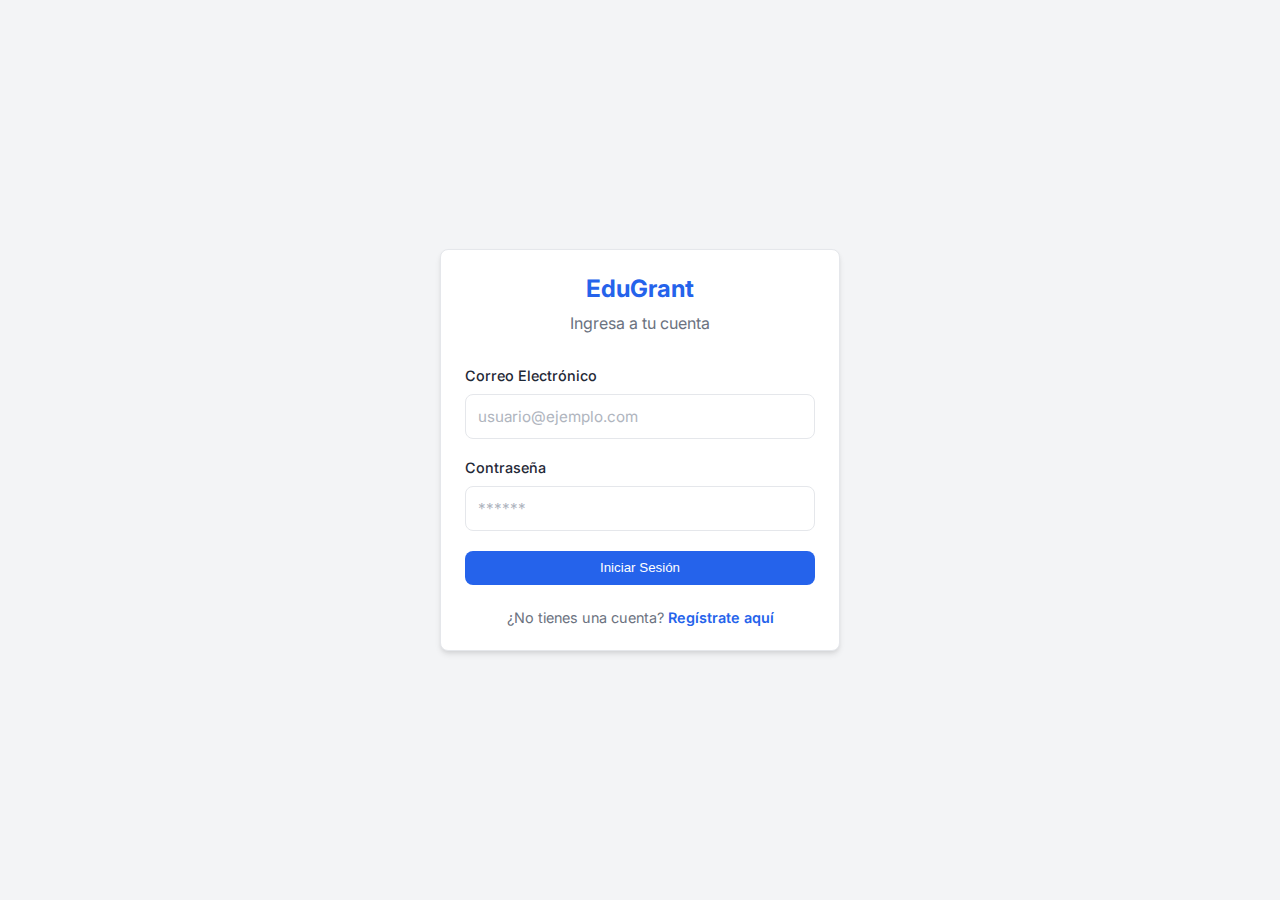
<file: Html/index.html>
<!DOCTYPE html>
<html lang="es">
<head>
    <meta charset="UTF-8">
    <meta name="viewport" content="width=device-width, initial-scale=1.0">
    <title>Gestión de Becas - EduGrant</title>
    <link rel="stylesheet" href="../style/style.css">
    <link href="https://fonts.googleapis.com/css2?family=Inter:wght@300;400;500;600;700&display=swap" rel="stylesheet">
</head>
<body>
    <div class="app-container">
        <!-- Sidebar Navigation -->
        <aside class="sidebar">
            <div class="logo">
                <h2>EduGrant</h2>
            </div>
            <nav class="nav-menu">
                <button class="nav-link active" data-target="dashboard">
                    <span class="icon">🏠</span> Inicio
                </button>
                <button class="nav-link" data-target="apply">
                    <span class="icon">📝</span> Solicitud de Becas
                </button>
                <button class="nav-link" data-target="admin">
                    <span class="icon">🔐</span> Admin
                </button>
                <button class="nav-link" data-target="reports">
                    <span class="icon">📊</span> Reportes
                </button>
            </nav>
            <div class="user-profile">
                <div class="avatar" id="user-avatar">U</div>
                <div class="info">
                    <span class="name" id="user-name">Usuario</span>
                    <span class="role" id="user-role">Estudiante</span>
                </div>
            </div>
            <button id="logout-btn" class="nav-link" style="margin-top: 1rem; color: var(--danger-color);">
                <span class="icon">🚪</span> Cerrar Sesión
            </button>
        </aside>

        <!-- Main Content Area -->
        <main class="main-content">
            <!-- Header -->
            <header class="top-bar">
                <h1 id="page-title">Becas Disponibles</h1>
                <div class="actions">
                    <button class="btn-secondary" id="switch-role-btn">Cambiar Rol (Demo)</button>
                </div>
            </header>

            <!-- Dynamic Views -->
            <div id="views-container">
                
                <!-- View: Dashboard (Scholarship List) -->
                <section id="dashboard" class="view active">
                    <div class="scholarship-grid" id="scholarships-container">
                        <!-- Dynamic Content -->
                    </div>
                </section>

                <!-- View: Apply Form -->
                <section id="apply" class="view hidden">
                    <div class="card form-card">
                        <h3>Nueva Postulación</h3>
                        <form id="application-form">
                            <div class="form-group">
                                <label for="scholarship-select">Seleccionar Beca</label>
                                <select id="scholarship-select" required>
                                    <option value="">-- Seleccione una opción --</option>
                                </select>
                            </div>
                            
                            <div class="form-row">
                                <div class="form-group">
                                    <label for="full-name">Nombre Completo</label>
                                    <input type="text" id="full-name" required placeholder="Juan Pérez">
                                </div>
                                <div class="form-group">
                                    <label for="age">Edad</label>
                                    <input type="number" id="age" required min="10" max="100">
                                </div>
                            </div>

                            <div class="form-row">
                                <div class="form-group">
                                    <label for="gpa">Promedio (GPA)</label>
                                    <input type="number" id="gpa" required min="0" max="10" step="0.1">
                                </div>
                                <div class="form-group">
                                    <label for="income">Ingreso Familiar Anual ($)</label>
                                    <input type="number" id="income" required min="0">
                                </div>
                            </div>

                            <div class="form-group">
                                <label for="motivation">Carta de Motivación</label>
                                <textarea id="motivation" rows="4" required placeholder="Explique por qué merece esta beca..."></textarea>
                            </div>

                            <button type="submit" class="btn-primary">Enviar Postulación</button>
                        </form>
                    </div>
                </section>

                <!-- View: Admin Panel -->
                <section id="admin" class="view hidden">
                    <div class="stats-row">
                        <div class="stat-card">
                            <h4>Pendientes</h4>
                            <span class="stat-number" id="stat-pending">0</span>
                        </div>
                        <div class="stat-card">
                            <h4>Evaluadas</h4>
                            <span class="stat-number" id="stat-evaluated">0</span>
                        </div>
                    </div>

                    <div class="table-container card">
                        <h3>Solicitudes Recientes</h3>
                        <table class="data-table">
                            <thead>
                                <tr>
                                    <th>Candidato</th>
                                    <th>Beca</th>
                                    <th>Promedio</th>
                                    <th>Estado</th>
                                    <th>Acciones</th>
                                </tr>
                            </thead>
                            <tbody id="applications-table-body">
                                <!-- Dynamic Rows -->
                            </tbody>
                        </table>
                    </div>
                </section>

                <!-- View: Reports -->
                <section id="reports" class="view hidden">
                    <div class="card">
                        <h3>Reporte General</h3>
                        <div id="reports-content">
                            <!-- Report charts or lists -->
                            <p>Generando estadísticas...</p>
                        </div>
                    </div>
                </section>

            </div>
        </main>
    </div>

    <!-- Modal for Evaluation -->
    <div id="evaluation-modal" class="modal hidden">
        <div class="modal-content">
            <span class="close-modal">&times;</span>
            <h3>Evaluar Solicitud</h3>
            <div id="modal-details"></div>
            <div class="modal-actions">
                <button id="btn-approve" class="btn-success">Aprobar</button>
                <button id="btn-reject" class="btn-danger">Rechazar</button>
            </div>
        </div>
    </div>

    <script type="module" src="../js/app.js"></script>
</body>
</html>
</file>
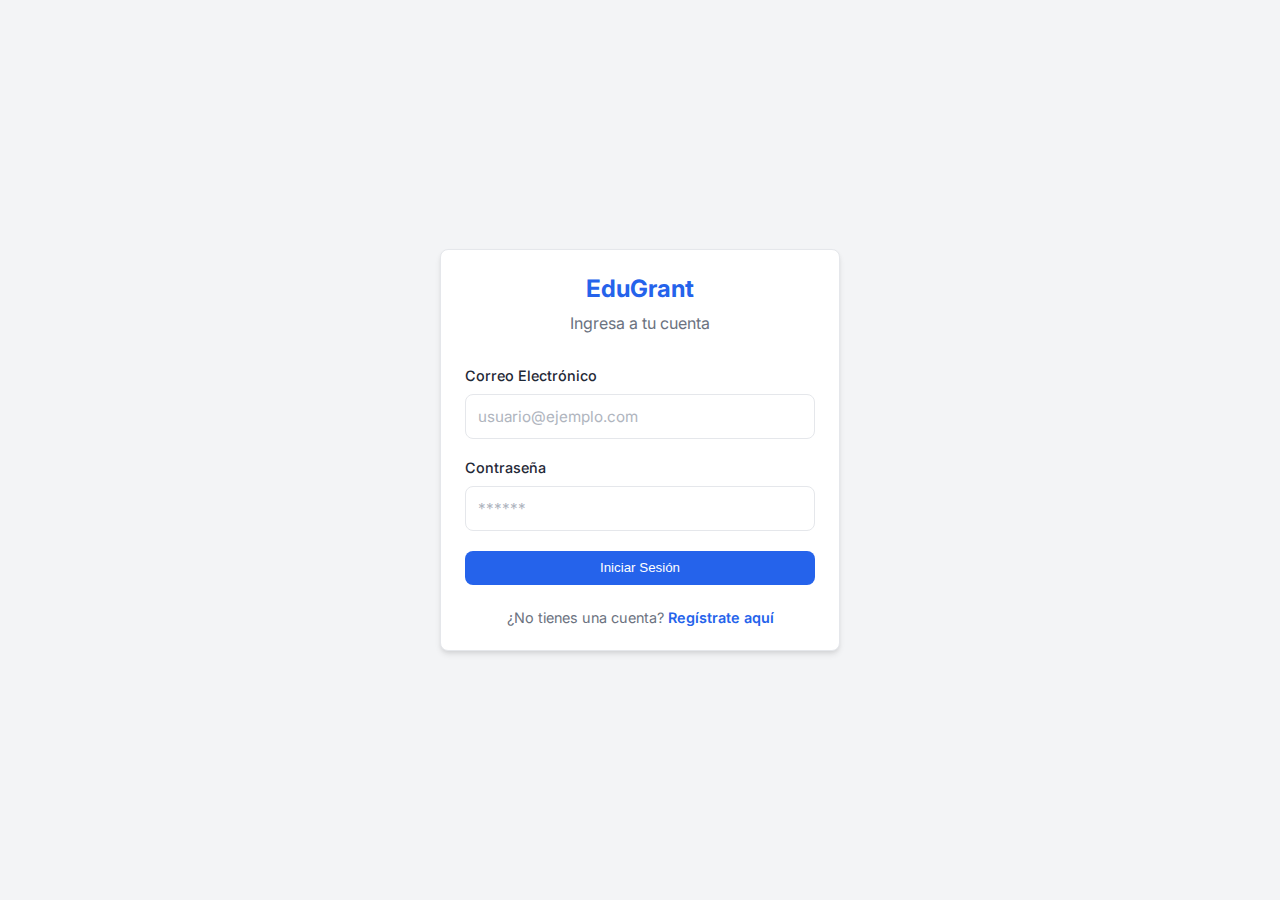
<file: pages/index.html>
<!DOCTYPE html>
<html lang="es">

<head>
    <meta charset="UTF-8">
    <meta name="viewport" content="width=device-width, initial-scale=1.0">
    <title>Gestión de Becas - EduHelper</title>
    <link rel="stylesheet" href="../style/style.css">
    <link rel="stylesheet" href="../style/modal.css">

    <link href="https://fonts.googleapis.com/css2?family=Inter:wght@300;400;500;600;700&display=swap" rel="stylesheet">

    <!-- FontAwesome para Iconos -->

    <link rel="stylesheet" href="https://cdnjs.cloudflare.com/ajax/libs/font-awesome/6.5.1/css/all.min.css">

    <script src="../js/ui.js" defer></script>
</head>

<body>

    <!-- Gonzalez hizo tal cambio: Nuevo Navbar Interactivo -->

    <nav class="navbar">

        <div class="nav-container">

            <div class="logo" id="main-logo" style="cursor: pointer;">

                <h2><img src="../imgs/BS EduHelper.png" alt="EduHelper" class="nav-logo-img"> <i>EduHelper</i></h2>

            </div>

            <div class="nav-links">

                <button class="nav-link active" data-target="dashboard">
                    <i class="fas fa-home"></i> Inicio
                </button>

                <button class="nav-link" data-target="apply">
                    <i class="fas fa-file-signature"></i> Postular
                </button>

                <button class="nav-link" data-target="history">
                    <i class="fas fa-list-ul"></i> Mis Becas
                </button>
                <button class="nav-link" data-target="user-notifications">
                    <i class="fas fa-bell"></i> Notificaciones <span class="badge-dot" id="nav-notif-badge"
                        style="display:none"></span>
                </button>
                <button class="nav-link" data-target="scholarship-management">
                    <i class="fas fa-tasks"></i> Gestionar
                </button>

                <button class="nav-link" data-target="reports">
                    <i class="fas fa-chart-line"></i> Reportes
                </button>

                <button class="nav-link" data-target="evaluations">
                    <i class="fas fa-clipboard-check"></i> Evaluación <span id="admin-pending-badge" class="badge-count"
                        style="display:none">0</span>
                </button>

            </div>

            <div class="nav-user-container">

                <div class="nav-user-info">
                    <span id="user-name" class="nav-user-name">Usuario</span>
                    <span id="user-role" class="nav-user-role">Rol</span>
                </div>

                <div id="user-avatar" class="nav-avatar">U</div>

                <button id="logout-btn" class="nav-logout-btn btn-secondary">Salir</button>

            </div>

        </div>

    </nav>

    <header class="hero-custom">

        <div class="hero-content">

            <h1>Encuentra la beca de tus sueños</h1>

            <div class="search-bar-container">

                <select id="filter-province" class="search-input">

                    <option value="">Selecciona tu provincia</option>
                    <option value="sanjose">San José</option>
                    <option value="alajuela">Alajuela</option>
                    <option value="cartago">Cartago</option>
                    <option value="heredia">Heredia</option>
                    <option value="guanacaste">Guanacaste</option>
                    <option value="puntarenas">Puntarenas</option>
                    <option value="limon">Limón</option>

                </select>

                <select id="filter-institution" class="search-input">

                    <option value="">Institución otorgante</option>
                    <option value="UCR">UCR</option>
                    <option value="UNA">UNA</option>
                    <option value="TEC">TEC</option>
                    <option value="UNED">UNED</option>
                    <option value="UTN">UTN</option>
                    <option value="INA">INA</option>
                    <option value="FWD">FWD</option>
                    <option value="MICITT">MICITT</option>

                </select>

                <select id="filter-level" class="search-input">

                    <option value="">Nivel académico</option>
                    <option value="pregrado">Pregrado</option>
                    <option value="grado">Grado</option>
                    <option value="posgrado">Postgrado</option>

                </select>

                <button id="btn-filter" class="btn-search">ENCONTRAR</button>

            </div>

        </div>

        <!-- Placeholder for the user's image (Illustration) -->

        <div class="hero-illustration-container">

            <!-- User can replace this src with their image -->

            <img src="../imgs/hero-banner.png" alt="Hero Illustration" class="hero-illustration">

        </div>

        <!-- SVG Wave Divider -->

        <div class="custom-shape-divider-bottom-167890">

            <svg data-name="Layer 1" xmlns="http://www.w3.org/2000/svg" viewBox="0 0 1200 120"
                preserveAspectRatio="none">

                <path
                    d="M0,0V46.29c47.79,22.2,103.59,32.17,158,28,70.36-5.37,136.33-33.31,206.8-37.5C438.64,32.43,512.34,53.67,583,72.05c69.27,18,138.3,24.88,209.4,13.08,36.15-6,69.85-17.84,104.45-29.34C989.49,25,1113-14.29,1200,52.47V0Z"
                    opacity=".25" class="shape-fill">
                </path>

                <path
                    d="M0,0V15.81C13,36.92,27.64,56.86,47.69,72.05,99.41,111.27,165,111,224.58,91.58c31.15-10.15,60.09-26.07,89.67-39.8,40.92-19,84.73-46,130.83-49.67,36.26-2.85,70.9,9.42,98.6,31.56,31.77,25.39,62.32,62,103.63,73,40.44,10.79,81.35-6.69,119.13-24.28s75.16-39,116.92-43.05c59.73-5.85,113.28,22.88,168.9,38.84,30.2,8.66,59,6.17,87.09-7.5,22.43-10.89,48-26.93,60.65-49.24V0Z"
                    opacity=".5" class="shape-fill">
                </path>

                <path
                    d="M0,0V5.63C149.93,59,314.09,71.32,475.83,42.57c43-7.64,84.23-20.12,127.61-26.46,59-8.63,112.48,12.24,165.56,35.4C827.93,77.22,886,95.24,951.2,90c86.53-7,172.46-45.71,248.8-84.81V0Z"
                    class="shape-fill">
                </path>

            </svg>

        </div>

    </header>

    <div class="app-container">

        <main class="main-content">

            <!-- Dynamic Views -->
            <div id="views-container">

                <!-- View: Dashboard (Scholarship List) -->
                <section id="dashboard" class="view active">

                    <!-- Gonzalez: Carrusel Hero Principal -->
                    <section class="hero-carousel-section">

                        <div class="carousel-container" id="main-carousel">

                            <div class="carousel-slide active">

                                <img src="../imgs/imgcarrusel1.jpg" alt="EduHelper Banner">

                                <div class="carousel-caption">

                                    <h3>Gestión Inteligente de Becas</h3>
                                    <p>Todo el proceso desde tu computadora en pocos pasos.</p>

                                </div>

                            </div>

                            <div class="carousel-slide">
                                <img src="../imgs/pregrado-filosofia-upb.jpg" alt="Registro">

                                <div class="carousel-caption">

                                    <h3>Oportunidades para Todos</h3>
                                    <p>Explora becas de las mejores instituciones del país.</p>
                                </div>
                            </div>
                            <div class="carousel-slide">

                                <img src="../imgs/imgcarrusel3.jpg" alt="Instituciones">
                                <div class="carousel-caption">

                                    <h3>Alianzas con Educadores</h3>
                                    <p>Trabajamos con las instituciones públicas y privadas más prestigiosas.</p>

                                </div>

                            </div>

                        </div>

                        <button class="carousel-control prev" id="carousel-prev">&#10094;</button>
                        <button class="carousel-control next" id="carousel-next">&#10095;</button>

                        <div class="carousel-dots">
                            <span class="dot active" data-index="0"></span>
                            <span class="dot" data-index="1"></span>
                            <span class="dot" data-index="2"></span>
                        </div>
                    </section>

                    <div class="dashboard-header">
                        <h2 id="page-title" class="section-title">Becas Disponibles</h2>
                        <div class="actions">
                            <button class="btn-secondary" id="switch-role-btn">Cambiar Rol (Demo)</button>
                        </div>
                    </div>

                    <div class="scholarship-grid" id="scholarships-container">
                        <!-- Dynamic Content -->
                    </div>

                    <!-- Gonzalez: Sección Informativa "Sobre Nosotros" -->
                    <section class="about-section mt-4">
                        <div class="about-container">
                            <h2 class="about-title">Impulsando el Futuro Académico</h2>
                            <p class="about-text">
                                En <strong>EduHelper</strong>, nuestra misión es democratizar el acceso a la educación
                                superior.
                                Somos una plataforma costarricense dedicada a conectar a estudiantes talentosos con las
                                oportunidades que merecen.
                                Creemos firmemente que el factor económico nunca debería ser un obstáculo para el éxito.
                            </p>
                            <p class="about-text-muted">
                                A través de alianzas con instituciones líderes como la UCR, TEC y empresas innovadoras
                                como FWD,
                                facilitamos la postulación y gestión de becas de forma transparente, digital y
                                eficiente.
                                <em>¡Tu camino hacia el éxito comienza aquí!</em>
                            </p>
                        </div>
                    </section>

                    <!-- Gonzalez: Sección de Instituciones -->
                    <section class="institutions-section mt-4">
                        <div class="centered-content">
                            <h2 class="guide-subtitle">Becas por Instituciones otorgantes del país</h2>
                            <p class="institution-tagline">Encuentra becas ofrecidas por las instituciones más
                                prestigiosas de Costa Rica</p>
                        </div>

                        <div class="institutions-carousel">
                            <a href="https://www.ucr.ac.cr" target="_blank" class="inst-card">
                                <img src="../imgs/UCR.jpg" alt="UCR" class="inst-img">
                                <h3>Universidad de Costa Rica</h3>
                            </a>
                            <a href="https://www.tec.ac.cr" target="_blank" class="inst-card">
                                <img src="../imgs/TEC.png" alt="TEC" class="inst-img">
                                <h3>Tecnológico de Costa Rica</h3>
                            </a>
                            <a href="https://www.una.ac.cr" target="_blank" class="inst-card">
                                <img src="../imgs/UNA.png" alt="UNA" class="inst-img">
                                <h3>Universidad Nacional</h3>
                            </a>
                            <a href="https://www.uned.ac.cr" target="_blank" class="inst-card">
                                <img src="../imgs/UNED.jpg" alt="UNED" class="inst-img">
                                <h3>UNED</h3>
                            </a>
                            <a href="https://www.ina.ac.cr" target="_blank" class="inst-card">
                                <img src="../imgs/INA.jpg" alt="INA" class="inst-img object-contain">
                                <h3>Instituto Nacional de Aprendizaje</h3>
                            </a>
                            <a href="#" target="_blank" class="inst-card">
                                <img src="../imgs/FWD.png" alt="FWD" class="inst-img object-contain">
                                <h3>Programas FWD</h3>
                            </a>
                        </div>
                    </section>

                    <!-- Gonzalez: Nueva Sección de Reglamentación (Purple Layout) -->
                    <section class="regulation-section mt-4">
                        <div class="regulation-container">
                            <div class="regulation-content">
                                <div class="regulation-text-group">
                                    <h2 class="regulation-title">Consulta la reglamentación</h2>
                                    <p class="regulation-subtitle">Conoce los respectivos reglamentos de las becas y
                                        descuentos para cada provincia:</p>
                                </div>

                                <div class="regulation-provinces-grid">
                                    <a href="https://becas.ucr.ac.cr/wp-content/uploads/2021/01/CIRCULAR-01-2021-BE-III-Ciclo-2020-1-2.pdf"
                                        target="_blank" class="province-btn">San José</a>
                                    <a href="https://www.tec.ac.cr/sites/default/files/media/doc/solicitud-de-beca-por-1era-vez.pdf"
                                        target="_blank" class="province-btn">Alajuela</a>
                                    <a href="https://www.cuc.ac.cr/wp-content/uploads/2026/01/Formulario-revaloracion-de-beca-para-el-IIC-2026-CUC.pdf"
                                        target="_blank" class="province-btn">Cartago</a>
                                    <a href="https://www.heredia.go.cr/sites/default/files/folleto_proceso_de_solicitud_de_becas_-_version_digital.pdf"
                                        target="_blank" class="province-btn">Heredia</a>
                                    <a href="https://fodesaf.go.cr/prog_soc_selectivos/programacion_anual/fichas_tecnicas/documentos/FONABE.pdf"
                                        target="_blank" class="province-btn">Guanacaste</a>
                                    <a href="https://www.monteverde.go.cr/images/FORMULARIO_DE_BECA_ESTUDIANTIL.pdf"
                                        target="_blank" class="province-btn">Puntarenas</a>
                                    <a href="https://d1qqtien6gys07.cloudfront.net/wp-content/uploads/2024/10/24633.pdf"
                                        target="_blank" class="province-btn">Limón</a>
                                </div>
                            </div>

                            <!-- Image removed per user request -->
                        </div>
                    </section>
                </section>

                <!-- View: Apply Form -->
                <section id="apply" class="view hidden">

                    <!-- Gonzalez: Nueva Bienvenida para Postulantes -->
                    <section class="apply-welcome-section">
                        <h2 class="apply-welcome-title">Inicia tu Camino al Éxito</h2>
                        <p class="apply-welcome-text">
                            Estás a un paso de transformar tu futuro educativo. En esta sección, podrás postularte
                            de
                            forma oficial
                            a las convocatorias vigentes. Asegúrate de leer la guía de ayuda si tienes dudas sobre
                            los
                            requisitos
                            o el proceso de selección. <strong>¡Estamos para apoyarte!</strong>
                        </p>
                    </section>

                    <div class="card form-card">
                        <div class="apply-header">
                            <h3 class="m-0">Formulario de Postulación Oficial</h3>
                            <button type="button" class="btn-secondary" id="open-help-btn">
                                <span class="icon">❓</span> ¿Necesitas Ayuda?
                            </button>
                        </div>

                        <!-- Gonzalez: Guía Visual de Pasos -->
                        <div class="steps-guide">
                            <div class="step-item active">
                                <div class="step-number">1</div>
                                <div class="step-text">Seleccionar Beca</div>
                            </div>
                            <div class="step-item">
                                <div class="step-number">2</div>
                                <div class="step-text">Datos Personales</div>
                            </div>
                            <div class="step-item">
                                <div class="step-number">3</div>
                                <div class="step-text">Enviar Solicitud</div>
                            </div>
                            <div class="step-line"></div>
                        </div>

                        <form id="application-form">
                            <p class="form-tip">
                                Estimado estudiante, por favor complete todos los campos con información verídica
                                para
                                procesar su solicitud.
                            </p>

                            <div class="form-group">
                                <label for="scholarship-select">Beca a la que desea postular</label>
                                <select id="scholarship-select" required>
                                    <option value="">-- Seleccione una opción --</option>
                                    <option value="1">Beca de Excelencia Académica (UCR) - (155.000 ₡ / mes)
                                    </option>
                                    <option value="2">Apoyo Socioeconómico (UNA) - (125.000 ₡ / mes)</option>
                                    <option value="3">Beca Deportiva (TEC) - (110.000 ₡ / mes)</option>
                                    <option value="4">Especialización Web - Full Stack (FWD) - (210.000 ₡ / mes)
                                    </option>
                                    <option value="5">Técnico en Mecatrónica (INA) - (90.000 ₡ / mes)</option>
                                    <option value="6">Beca de Conectividad Rural (UNED) - (75.000 ₡ / mes)</option>
                                </select>
                            </div>

                            <div class="form-row">
                                <div class="form-group">
                                    <label for="student-id">Identificación (Cédula / Pasaporte)</label>
                                    <input type="text" id="student-id" required placeholder="0-0000-0000">
                                </div>
                                <div class="form-group">
                                    <label for="full-name">Nombre Completo del Solicitante</label>
                                    <input type="text" id="full-name" required placeholder="Nombre y Apellidos">
                                </div>
                            </div>

                            <div class="form-row">
                                <div class="form-group">
                                    <label for="age">Edad Actual</label>
                                    <input type="number" id="age" required min="10" max="100">
                                </div>
                                <div class="form-group">
                                    <label for="phone">Teléfono de Contacto</label>
                                    <input type="tel" id="phone" required placeholder="8888-8888">
                                </div>
                            </div>

                            <div class="form-group">
                                <label for="education">Institución Educativa de Procedencia</label>
                                <input type="text" id="education" required
                                    placeholder="Nombre del Colegio o Universidad">
                            </div>

                            <div class="form-row">
                                <div class="form-group">
                                    <label for="gpa">Promedio Académico (GPA 0-10)</label>
                                    <input type="number" id="gpa" required min="0" max="10" step="0.1"
                                        placeholder="Ej: 9.2">
                                </div>
                                <div class="form-group">
                                    <label for="income">Ingreso Familiar Mensual Aproximado</label>
                                    <div class="currency-wrapper">
                                        <span class="currency-symbol">₡</span>
                                        <input type="number" id="income" required min="0" placeholder="0">
                                    </div>
                                </div>
                            </div>

                            <div class="form-group">
                                <label for="motivation">Carta de Motivación</label>
                                <textarea id="motivation" rows="4" required
                                    placeholder="Explique por qué merece esta beca..."></textarea>
                            </div>

                            <button type="submit" class="btn-primary">Enviar Postulación</button>
                        </form>
                    </div>
                </section>

                <!-- View: Full User Guide -->
                <section id="user-guide" class="view hidden">
                    <div class="card guide-card">
                        <h2 class="guide-title">
                            <span class="icon guide-icon"></span> Guía Completa del Postulante
                        </h2>

                        <div class="guide-section-content">
                            <h3 class="guide-subtitle">Introducción</h3>
                            <p>Esta guía ha sido diseñada para ayudarle a completar su solicitud de beca en
                                EduHelper de
                                manera exitosa. Nuestro sistema busca apoyar a los estudiantes más dedicados y con
                                mayores necesidades económicas.</p>

                            <h3 class="guide-subtitle">Paso 1: Preparación de Documentos</h3>
                            <p>Antes de iniciar, asegúrese de tener a mano:</p>
                            <ul>
                                <li>Su cédula de identidad física para verificar el número.</li>
                                <li>Su informe de notas oficial para ingresar el promedio exacto.</li>
                                <li>Un comprobante de ingresos o conocimiento claro del ingreso mensual de su hogar.
                                </li>
                            </ul>

                            <h3 class="guide-subtitle">Paso 2: Completado del Formulario</h3>
                            <p>Sea extremadamente cuidadoso con el campo de <strong>Motivación</strong>. Los
                                evaluadores
                                prestan especial atención a sus aspiraciones personales y profesionales.</p>

                            <h3 class="guide-subtitle">Paso 3: Seguimiento</h3>
                            <p>Una vez enviado el formulario, no podrá editarlo. Podrá monitorear el estado de su
                                revisión en la pestaña <strong>"Mis Becas"</strong> de su menú lateral.</p>
                        </div>

                        <div class="guide-footer">
                            <button class="btn-primary" id="return-to-form-btn">Regresar al Formulario</button>
                        </div>
                    </div>
                </section>

                <!-- View: My History (Applicant) -->
                <section id="history" class="view hidden">
                    <div class="card">
                        <h3>Mi Historial de Postulaciones</h3>
                        <div class="table-container">
                            <table class="data-table">
                                <thead>
                                    <tr>
                                        <th>Beca</th>
                                        <th>Fecha</th>
                                        <th>Estado</th>
                                        <th>Resultado</th>
                                    </tr>
                                </thead>
                                <tbody id="history-table-body">
                                    <!-- Dynamic Rows -->
                                </tbody>
                            </table>
                        </div>
                    </div>
                </section>

                <!-- View: Scholarship Management (Admin) -->
                <section id="scholarship-management" class="view hidden">
                    <div class="card">
                        <div class="section-title-container">
                            <h3>Gestión de Convocatorias</h3>
                            <button class="btn-primary" id="add-scholarship-btn">+ Nueva Beca</button>
                        </div>
                        <div class="table-container">
                            <table class="data-table">
                                <thead>
                                    <tr>
                                        <th>Título</th>
                                        <th>Monto</th>
                                        <th>Acciones</th>
                                    </tr>
                                </thead>
                                <tbody id="scholarships-mgmt-table-body">
                                    <!-- Dynamic Rows -->
                                </tbody>
                            </table>
                        </div>
                    </div>
                </section>

                <!-- View: Evaluations (Evaluator & Admin) -->
                <section id="evaluations" class="view hidden">
                    <div class="stats-row">
                        <div class="stat-card">
                            <h4>Pendientes</h4>
                            <span class="stat-number" id="stat-pending">0</span>
                        </div>
                        <div class="stat-card">
                            <h4>Evaluadas</h4>
                            <span class="stat-number" id="stat-evaluated">0</span>
                        </div>
                    </div>
                    <div class="table-container card">
                        <h3>Solicitudes Recientes</h3>
                        <table class="data-table">
                            <thead>
                                <tr>
                                    <th>Candidato</th>
                                    <th>Beca</th>
                                    <th>Promedio</th>
                                    <th>Estado</th>
                                    <th>Acciones</th>
                                </tr>
                            </thead>
                            <tbody id="applications-table-body">
                                <!-- Dynamic Rows -->
                            </tbody>
                        </table>
                    </div>
                </section>

                <!-- View: Reports -->
                <!-- View: Reports (Admin) -->
                <section id="reports" class="view hidden">
                    <div class="card reports-card">
                        <div class="reports-header">
                            <h3>Dashboard de Métricas</h3>
                            <button class="btn-primary" onclick="exportData()">📥 Exportar Data</button>
                        </div>

                        <!-- KPIs -->
                        <div class="kpi-grid">
                            <div class="kpi-card blue">
                                <span class="kpi-icon">📄</span>
                                <div class="kpi-info">
                                    <h4>Total Postulaciones</h4>
                                    <span id="kpi-total" class="kpi-number">0</span>
                                </div>
                            </div>
                            <div class="kpi-card green">
                                <span class="kpi-icon">✅</span>
                                <div class="kpi-info">
                                    <h4>Becas Otorgadas</h4>
                                    <span id="kpi-approved" class="kpi-number">0</span>
                                </div>
                            </div>
                            <div class="kpi-card purple">
                                <span class="kpi-icon">💰</span>
                                <div class="kpi-info">
                                    <h4>Monto Asignado</h4>
                                    <span id="kpi-amount" class="kpi-number">₡0</span>
                                </div>
                            </div>
                        </div>

                        <!-- Charts & Activity -->
                        <div class="reports-main-grid">
                            <div class="chart-container">
                                <h4>Distribución de Solicitudes</h4>
                                <div class="status-bars-chart" id="status-chart">
                                    <!-- Bars injected via JS -->
                                </div>
                                <div class="top-scholarships" id="top-scholarships-list">
                                    <!-- Top list -->
                                </div>
                            </div>

                            <div class="activity-log-container">
                                <h4>Actividad Reciente 🔔</h4>
                                <ul id="activity-log-list" class="activity-list">
                                    <li class="empty-log">Sin actividad reciente.</li>
                                </ul>
                            </div>
                        </div>
                    </div>
                </section>

                <!-- NEW View: User Notifications -->
                <section id="user-notifications" class="view hidden">
                    <div class="card">
                        <h3>Mis Notificaciones</h3>
                        <div class="notifications-list" id="user-notifications-list">
                            <p class="text-muted">No tienes notificaciones nuevas.</p>
                        </div>
                    </div>
                </section>

            </div>
        </main>
    </div>

    <!-- Modals -->
    <!-- Evaluation Modal -->
    <div id="evaluation-modal" class="modal hidden">
        <div class="modal-content">
            <div class="modal-header">
                <h3 id="eval-modal-title">Evaluar Solicitud</h3>
                <span class="close-modal">&times;</span>
            </div>

            <div id="modal-body-eval" class="modal-body">
                <div id="modal-details" class="mb-4"></div>

                <div class="evaluation-form">
                    <h4 class="mb-2">Puntuación del Candidato</h4>
                    <div class="form-grid-3">
                        <div class="form-group">
                            <label>Económico (0-40)</label>
                            <input type="number" id="score-econ" min="0" max="40" value="0">
                        </div>
                        <div class="form-group">
                            <label>Académico (0-30)</label>
                            <input type="number" id="score-acad" min="0" max="30" value="0">
                        </div>
                        <div class="form-group">
                            <label>Social (0-30)</label>
                            <input type="number" id="score-social" min="0" max="30" value="0">
                        </div>
                    </div>

                    <div class="form-group mt-3">
                        <label>Puntaje Total Calculado</label>
                        <input type="text" id="total-score" readonly value="0 puntos"
                            style="background: #f8fafc; font-weight: bold;">
                    </div>

                    <div class="form-group">
                        <label>Observaciones del Evaluador</label>
                        <textarea id="eval-observations" rows="4"
                            placeholder="Escriba aquí los comentarios sobre la postulación..."></textarea>
                    </div>
                </div>
            </div>

            <div class="modal-actions">
                <button id="btn-review" class="btn-secondary">Poner en Revisión</button>
                <button id="btn-approve" class="btn-success">Aprobar</button>
                <button id="btn-reject" class="btn-danger">Rechazar</button>
            </div>
        </div>
    </div>

    <!-- Help Modal -->
    <div id="help-modal" class="modal hidden">
        <div class="modal-content help-modal-content">
            <div class="modal-header">
                <h2 style="color: var(--primary-color); margin: 0;">Guía de Postulación EduHelper</h2>
                <span class="close-modal" id="close-help-modal" style="position: static;">&times;</span>
            </div>
            <div class="modal-body help-content">
                <p>Bienvenido al proceso de postulación. Siga estas instrucciones para asegurar que su solicitud sea
                    procesada correctamente:</p>
                <h4>1. Identificación y Datos Personales</h4>
                <p>Asegúrese de ingresar su número de cédula exacto. El nombre debe coincidir con su identificación
                    oficial.</p>
                <h4>2. Información Académica</h4>
                <p>El promedio (GPA) se calcula en una escala de 0 a 10. Si su institución usa escala de 0 a 100,
                    simplemente divida entre 10.</p>
                <h4>3. Situación Socioeconómica</h4>
                <p>El ingreso familiar debe ser el monto mensual neto (después de rebajos de ley) de todo el núcleo
                    familiar conviviente.</p>
                <h4>4. Carta de Motivación</h4>
                <p>Este es el espacio para contarnos por qué usted merece la beca. Sea sincero sobre sus metas y cómo
                    este apoyo impactará su vida académica.</p>
                <div style="background: #f0f7ff; padding: 1.5rem; border-radius: 8px; margin-top: 2rem;">
                    <p style="margin: 0 0 1rem 0; font-size: 0.95rem; color: var(--primary-color);">
                        <strong>¿Aún tienes dudas?</strong> Hemos preparado una guía completa con todos los detalles.
                    </p>
                    <button class="btn-secondary" id="go-to-guide-btn"
                        style="width: 100%; border-color: var(--primary-color); color: var(--primary-color);">
                        Ver Guía Completa de Postulación
                    </button>
                </div>
            </div>
            <div class="modal-actions">
                <button class="btn-primary" id="help-understood-btn">Entendido</button>
            </div>
        </div>
    </div>

    <!-- Scholarship Management Modal -->
    <div id="scholarship-modal" class="modal hidden">
        <div class="modal-content">
            <div class="modal-header">
                <h3 id="sch-modal-title" style="margin: 0;">Nueva Beca</h3>
                <span class="close-modal-sch" style="font-size: 1.5rem; cursor: pointer;">&times;</span>
            </div>
            <form id="scholarship-form" style="display: contents;">
                <div class="modal-body">
                    <input type="hidden" id="sch-id">
                    <div class="form-group">
                        <label>Título</label>
                        <input type="text" id="sch-title" required>
                    </div>
                    <div class="form-group">
                        <label>Descripción</label>
                        <textarea id="sch-desc" rows="3" required></textarea>
                    </div>
                    <div class="form-row">
                        <div class="form-group">
                            <label>Monto</label>
                            <input type="text" id="sch-amount" required placeholder="Ej: 50.000 ₡">
                        </div>
                        <div class="form-group">
                            <label>Promedio Mín.</label>
                            <input type="number" id="sch-min-gpa" step="0.1" required>
                        </div>
                    </div>
                    <div class="form-row">
                        <div class="form-group">
                            <label>Edad Máx.</label>
                            <input type="number" id="sch-max-age" required>
                        </div>
                        <div class="form-group">
                            <label>Ingreso Máx. (Opcional)</label>
                            <input type="number" id="sch-max-income">
                        </div>
                    </div>
                </div>
                <div class="modal-actions">
                    <button type="submit" class="btn-primary w-100">Guardar Beca</button>
                </div>
            </form>
        </div>
    </div>

    <!-- Footer Section -->
    <footer class="main-footer">
        <div class="footer-contact-section">
            <h2 class="footer-title">Comunícate con nosotros</h2>

            <div class="footer-tabs">
                <span class="footer-tab active">San José</span>
                <span class="footer-tab">Heredia</span>
                <span class="footer-tab">Alajuela</span>
                <span class="footer-tab">Cartago</span>
                <span class="footer-tab">Puntarenas</span>
            </div>

            <div class="contact-grid">
                <div class="contact-item">
                    <i class="contact-icon fas fa-map-marker-alt"></i>
                    <!-- Using FontAwesome classes implicitly if available, or will be styled with SVGs later if needed -->
                    <div class="contact-text">
                        <strong>Oficina Central</strong>
                        <div id="footer-location">
                            <p>San Pedro, Montes de Oca. Edificio EduHelper, Piso 3.</p>
                            <p style="font-size: 0.85rem; color: #64748b; margin-top: 4px;">Bloque 21. Ecocampus.</p>
                        </div>
                    </div>
                </div>

                <div class="contact-item">
                    <i class="contact-icon fas fa-mobile-alt"></i>
                    <div class="contact-text">
                        <strong>Teléfonos</strong>
                        <div id="footer-phones">
                            <p>(+506) 2234-5678</p>
                            <p>(+506) 2234-9000</p>
                        </div>
                    </div>
                </div>

                <div class="contact-item">
                    <i class="contact-icon far fa-envelope"></i>
                    <div class="contact-text">
                        <strong>Correos Electrónicos</strong>
                        <div id="footer-emails">
                            <p>info@eduHelper.cr</p>
                        </div>
                    </div>
                </div>
            </div>

            <div class="social-links">
                <a href="https://www.facebook.com/BecasCostaRica/?locale=es_LA" target="_blank"
                    class="social-icon facebook"><svg xmlns="http://www.w3.org/2000/svg" width="20" height="20"
                        viewBox="0 0 24 24" fill="none" stroke="currentColor" stroke-width="2" stroke-linecap="round"
                        stroke-linejoin="round">
                        <path d="M18 2h-3a5 5 0 0 0-5 5v3H7v4h3v8h4v-8h3l1-4h-4V7a1 1 0 0 1 1-1h3z"></path>
                    </svg></a>
                <a href="https://x.com/Becas_CostaRica/with_replies" target="_blank" class="social-icon twitter"><svg
                        xmlns="http://www.w3.org/2000/svg" width="20" height="20" viewBox="0 0 24 24" fill="none"
                        stroke="currentColor" stroke-width="2" stroke-linecap="round" stroke-linejoin="round">
                        <path
                            d="M23 3a10.9 10.9 0 0 1-3.14 1.53 4.48 4.48 0 0 0-7.86 3v1A10.66 10.66 0 0 1 3 4s-4 9 5 13a11.64 11.64 0 0 1-7 2c9 5 20 0 20-11.5a4.5 4.5 0 0 0-.08-.83A7.72 7.72 0 0 0 23 3z">
                        </path>
                    </svg></a>
                <a href="https://www.instagram.com/becascostarica/" target="_blank" class="social-icon instagram"><svg
                        xmlns="http://www.w3.org/2000/svg" width="20" height="20" viewBox="0 0 24 24" fill="none"
                        stroke="currentColor" stroke-width="2" stroke-linecap="round" stroke-linejoin="round">
                        <rect x="2" y="2" width="20" height="20" rx="5" ry="5"></rect>
                        <path d="M16 11.37A4 4 0 1 1 12.63 8 4 4 0 0 1 16 11.37z"></path>
                        <line x1="17.5" y1="6.5" x2="17.51" y2="6.5"></line>
                    </svg></a>
                <span style="font-size: 0.9rem; color: #475569; margin-left: 10px;">Nuestras redes sociales</span>

                <span style="margin: 0 15px; color: #cbd5e1;">|</span>

                <a href="#" class="social-icon whatsapp"><svg xmlns="http://www.w3.org/2000/svg" width="20" height="20"
                        viewBox="0 0 24 24" fill="none" stroke="currentColor" stroke-width="2" stroke-linecap="round"
                        stroke-linejoin="round">
                        <path
                            d="M21 11.5a8.38 8.38 0 0 1-.9 3.8 8.5 8.5 0 0 1-7.6 4.7 8.38 8.38 0 0 1-3.8-.9L3 21l1.9-5.7a8.38 8.38 0 0 1-.9-3.8 8.5 8.5 0 0 1 4.7-7.6 8.38 8.38 0 0 1 3.8-.9h.5a8.48 8.48 0 0 1 8 8v.5z">
                        </path>
                    </svg></a>
                <span style="font-size: 0.9rem; color: #475569; margin-left: 5px;">WhatsApp: (+506) 8888-8888</span>

                <span style="margin: 0 15px; color: #cbd5e1;">|</span>

                <span style="font-size: 0.9rem; color: #475569; font-weight: 600;">Asesoría Integral</span>
            </div>
        </div>

        <div class="footer-bottom-bar">
            <div class="footer-legal-container">

                <!-- Logo & Branding -->
                <div class="footer-brand-section">
                    <h3 class="footer-brand-name">EduHelper</h3>
                    <div class="footer-logo-wrapper">
                        <!-- Replaced PNG with Inline SVG for better clarity and transparency -->
                        <svg class="footer-shield-logo" width="64" height="64" viewBox="0 0 24 24" fill="none"
                            stroke="currentColor" stroke-width="1.5" stroke-linecap="round" stroke-linejoin="round"
                            xmlns="http://www.w3.org/2000/svg">
                            <path d="M12 22s8-4 8-10V5l-8-3-8 3v7c0 6 8 10 8 10z" />
                            <path d="M12 8v8" />
                            <path d="M8 12h8" />
                        </svg>
                    </div>
                </div>

                <!-- Horizontal Navigation Links -->
                <ul class="footer-legal-links">
                    <li><a href="#">Repositorio Institucional</a></li>
                    <li><a href="#">Términos y Condiciones</a></li>
                    <li><a href="#">Política de Privacidad</a></li>
                    <li><a href="#">Política de Seguridad de la Información</a></li>
                    <li><a href="#">Reglamento de Becas</a></li>
                </ul>

                <!-- Legal Text -->
                <div class="footer-legal-text">
                    <p>Resolución 02026 del 31 de Febrero de 2026. Vigencia Indefinida.</p>
                    <p>Plataforma gestionada por el Departamento de Bienestar Estudiantil. Sujeta a inspección y
                        vigilancia.</p>
                    <p>Nit EduHelper: 890.902.922-6. © 2026 Todos los derechos reservados.</p>
                </div>

            </div>
        </div>
    </footer>

    <script type="module" src="../js/app.js"></script>
</body>

</html>
</file>
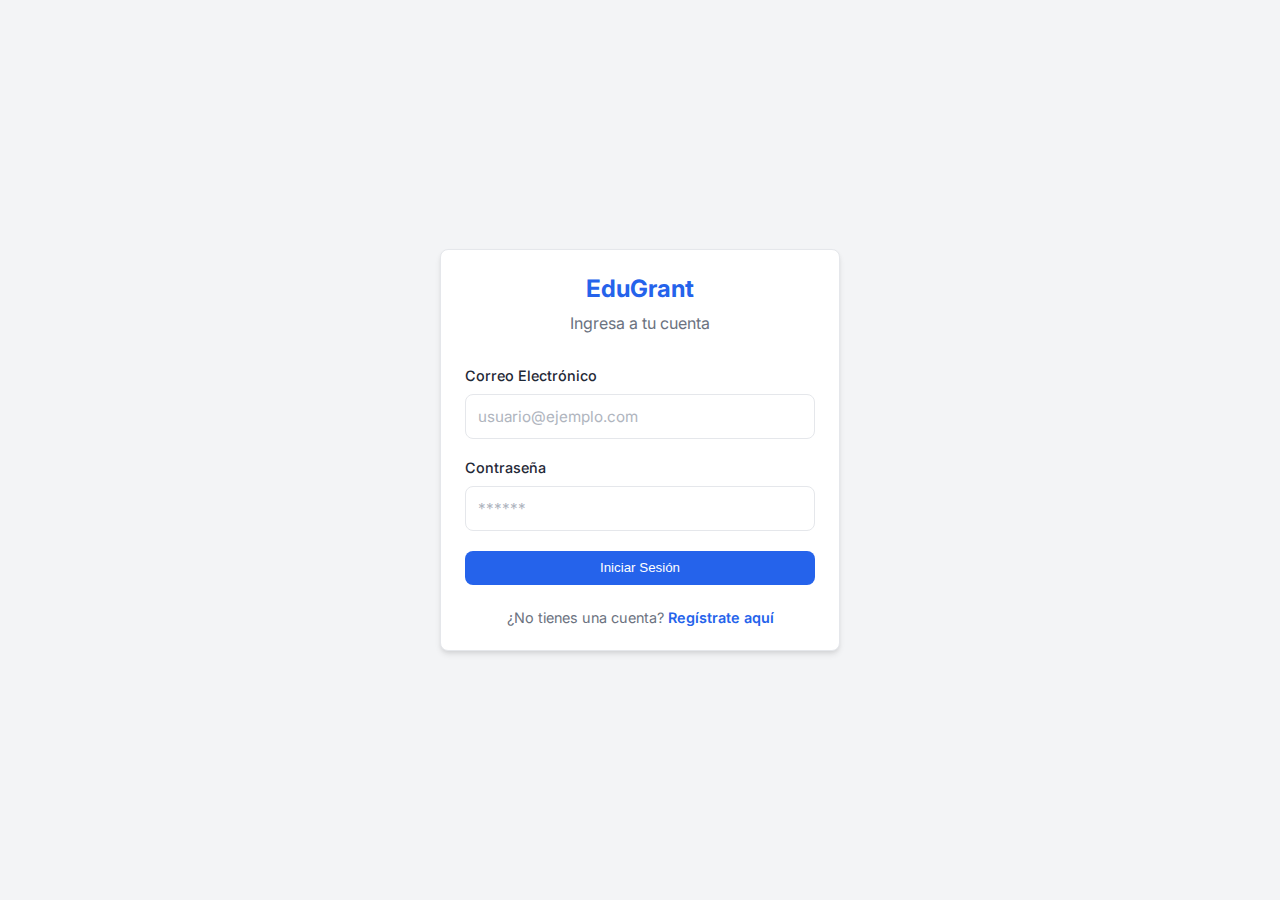
<file: Html/login.html>
<!DOCTYPE html>
<html lang="es">
<head>
    <meta charset="UTF-8">
    <meta name="viewport" content="width=device-width, initial-scale=1.0">
    <title>Iniciar Sesión - EduGrant</title>
    <link rel="stylesheet" href="../style/style.css">
    <link href="https://fonts.googleapis.com/css2?family=Inter:wght@300;400;500;600;700&display=swap" rel="stylesheet">
    <style>
        .auth-container {
            display: flex;
            justify-content: center;
            align-items: center;
            min-height: 100vh;
            padding: 2rem;
            background-color: var(--secondary-bg);
        }
        .auth-card {
            width: 100%;
            max-width: 400px;
        }
        .auth-header {
            text-align: center;
            margin-bottom: 2rem;
        }
        .auth-header h2 {
            color: var(--primary-color);
            margin-bottom: 0.5rem;
        }
        .auth-footer {
            text-align: center;
            margin-top: 1.5rem;
            font-size: 0.9rem;
            color: var(--text-muted);
        }
        .auth-footer a {
            color: var(--primary-color);
            text-decoration: none;
            font-weight: 600;
        }
        .auth-footer a:hover {
            text-decoration: underline;
        }
    </style>
</head>
<body>
    <div class="auth-container">
        <div class="card auth-card">
            <div class="auth-header">
                <h2>EduGrant</h2>
                <p>Ingresa a tu cuenta</p>
            </div>
            <form id="login-form">
                <div class="form-group">
                    <label for="login-email">Correo Electrónico</label>
                    <input type="email" id="login-email" required placeholder="usuario@ejemplo.com">
                </div>
                <div class="form-group">
                    <label for="login-password">Contraseña</label>
                    <input type="password" id="login-password" required placeholder="******">
                </div>
                <button type="submit" class="btn-primary" style="width: 100%;">Iniciar Sesión</button>
            </form>
            <div class="auth-footer">
                ¿No tienes una cuenta? <a href="registro.html">Regístrate aquí</a>
            </div>
        </div>
    </div>
    <script type="module" src="../js/login.js"></script>
</body>
</html>
</file>
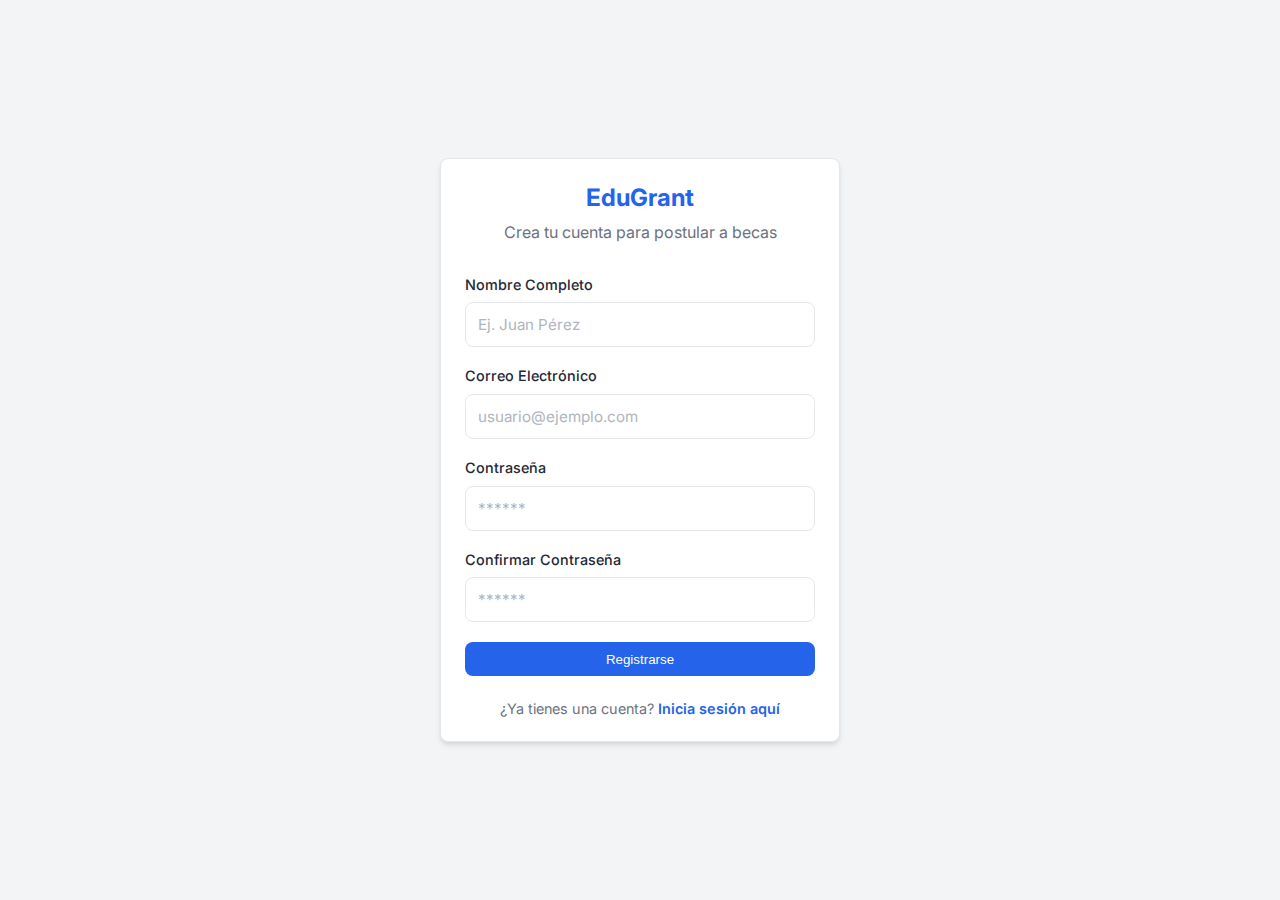
<file: Html/registro.html>
<!DOCTYPE html>
<html lang="es">
<head>
    <meta charset="UTF-8">
    <meta name="viewport" content="width=device-width, initial-scale=1.0">
    <title>Registro - EduGrant</title>
    <link rel="stylesheet" href="../style/style.css">
    <link href="https://fonts.googleapis.com/css2?family=Inter:wght@300;400;500;600;700&display=swap" rel="stylesheet">
    <style>
        .auth-container {
            display: flex;
            justify-content: center;
            align-items: center;
            min-height: 100vh;
            padding: 2rem;
            background-color: var(--secondary-bg);
        }
        .auth-card {
            width: 100%;
            max-width: 400px;
        }
        .auth-header {
            text-align: center;
            margin-bottom: 2rem;
        }
        .auth-header h2 {
            color: var(--primary-color);
            margin-bottom: 0.5rem;
        }
        .auth-footer {
            text-align: center;
            margin-top: 1.5rem;
            font-size: 0.9rem;
            color: var(--text-muted);
        }
        .auth-footer a {
            color: var(--primary-color);
            text-decoration: none;
            font-weight: 600;
        }
        .auth-footer a:hover {
            text-decoration: underline;
        }
    </style>
</head>
<body>
    <div class="auth-container">
        <div class="card auth-card">
            <div class="auth-header">
                <h2>EduGrant</h2>
                <p>Crea tu cuenta para postular a becas</p>
            </div>
            <form id="register-form">
                <div class="form-group">
                    <label for="reg-fullname">Nombre Completo</label>
                    <input type="text" id="reg-fullname" required placeholder="Ej. Juan Pérez">
                </div>
                <div class="form-group">
                    <label for="reg-email">Correo Electrónico</label>
                    <input type="email" id="reg-email" required placeholder="usuario@ejemplo.com">
                </div>
                <div class="form-group">
                    <label for="reg-password">Contraseña</label>
                    <input type="password" id="reg-password" required minlength="6" placeholder="******">
                </div>
                <div class="form-group">
                    <label for="reg-confirm-password">Confirmar Contraseña</label>
                    <input type="password" id="reg-confirm-password" required placeholder="******">
                </div>
                <div class="form-group">
                    <label for="reg-role">Tipo de Usuario</label>
                    <select id="reg-role" required>
                        <option value="applicant">Estudiante</option>
                        <option value="admin">Administrador</option>
                    </select>
                </div>
                <button type="submit" class="btn-primary" style="width: 100%;">Registrarse</button>
            </form>
            <div class="auth-footer">
                ¿Ya tienes una cuenta? <a href="login.html">Inicia sesión aquí</a>
            </div>
        </div>
    </div>
    <script type="module" src="../js/registro.js"></script>
</body>
</html>
</file>
<file: style/style.css>
:root {
    --primary-color: #2563eb;
    /* Blue 600 */
    --primary-hover: #1d4ed8;
    --secondary-bg: #f3f4f6;
    --text-color: #1f2937;
    --text-muted: #6b7280;
    --bg-white: #ffffff;
    --border-color: #e5e7eb;
    --success-color: #10b981;
    --warning-color: #f59e0b;
    --danger-color: #ef4444;
    --sidebar-width: 250px;
    --radius: 8px;
    --shadow: 0 4px 6px -1px rgba(0, 0, 0, 0.1), 0 2px 4px -1px rgba(0, 0, 0, 0.06);
}

* {
    box-sizing: border-box;
    margin: 0;
    padding: 0;
}

body {
    font-family: 'Inter', sans-serif;
    background-color: var(--secondary-bg);
    color: var(--text-color);
    overflow-x: hidden;
    /* Prevent horizontal scroll */
}

/* Layout Re-structure (Gonzalez hizo tal cambio) */
.app-container {
    display: block;
    height: auto;
    min-height: 100vh;
}

/* Navbar Global (Gonzalez) */
.navbar {
    position: fixed;
    top: 0;
    left: 0;
    width: 100%;
    z-index: 1000;
    padding: 20px;
    transition: all 0.3s ease;
    background-color: var(--primary-color);
    color: white;
}

.navbar.scrolled {
    background-color: var(--bg-white);
    color: var(--primary-color);
    /* Azul claro bonito */
    box-shadow: var(--shadow);
    padding: 0.8rem 2rem;
}

.nav-container {
    max-width: 1400px;
    /* Increased to push logo more to the left */
    margin: 0 auto;
    display: grid;
    grid-template-columns: 1fr auto 1fr;
    /* Middle column only takes necessary space, outer columns take remainder */
    align-items: center;
    gap: 1rem;
}

.nav-logo h2 {
    margin: 0;
    font-weight: 800;
    letter-spacing: -1px;
}

.nav-links {
    display: flex;
    gap: 1.5rem;
    /* Slightly more compact for many items */
    justify-content: center;
}

.nav-links .nav-link {
    background: none;
    border: none;
    color: inherit;
    font-weight: 500;
    font-size: 0.95rem;
    cursor: pointer;
    padding: 0.5rem 1rem;
    position: relative;
    transition: all 0.2s;
    display: flex;
    align-items: center;
    gap: 8px;
    /* Espacio para el icono */
    border-radius: var(--radius);
}

.nav-links .nav-link i {
    font-size: 1.1rem;
}

.nav-links .nav-link:hover {
    background: rgba(255, 255, 255, 0.1);
    opacity: 1;
}

.navbar.scrolled .nav-links .nav-link:hover {
    background: var(--secondary-bg);
}

.logo {
    display: flex;
    align-items: center;
    gap: 12px;
    justify-self: start;
}


.logo h2 {
    display: flex;
    align-items: center;
    gap: 12px;
    margin: 0;
}

.nav-logo-img {
    height: 50px;
    width: auto;
    object-fit: contain;
    transition: transform 0.3s ease;
}

.nav-logo-img:hover {
    transform: scale(1.05);
}

/* Gonzalez: Refactoring Inline Styles */
.nav-user-container {
    display: flex;
    align-items: center;
    justify-self: end;
    /* Align to the right of the grid cell */
}

.nav-user-info {
    text-align: right;
    margin-right: 12px;
    display: flex;
    flex-direction: column;
}

.nav-user-name {
    font-weight: 600;
    font-size: 0.95rem;
}

.nav-user-role {
    font-size: 0.75rem;
    color: #1d1b1b;
    display: block;
}

.view-title {
    margin-bottom: 2rem;
    color: var(--primary-color);
    border-bottom: 3px solid var(--border-color);
    display: inline-block;
    padding-bottom: 0.5rem;
    margin-top: 1rem;
}

.nav-avatar {
    width: 42px;
    height: 42px;
    border-radius: 50%;
    background-color: var(--primary-color);
    color: white;
    display: flex;
    align-items: center;
    justify-content: center;
    font-weight: 700;
    margin-right: 15px;
    flex-shrink: 0;
    box-shadow: 0 2px 4px rgba(0, 0, 0, 0.1);
    border: 2px solid rgba(255, 255, 255, 0.15);
    font-size: 1.1rem;
    transition: transform 0.2s ease;
}

.nav-avatar:hover {
    transform: scale(1.05);
}

.nav-logout-btn {
    padding: 0.4rem 0.8rem;
    font-size: 0.8rem;
}

.about-section {
    margin-bottom: 3rem;
    background: var(--bg-white);
    padding: 2.5rem;
    border-radius: 12px;
    box-shadow: var(--shadow);
}

.about-container {
    max-width: 800px;
    margin: 0 auto;
    text-align: center;
}

.about-title {
    color: var(--primary-color);
    margin-bottom: 1.5rem;
    font-size: 2.2rem;
}

.about-text {
    font-size: 1.1rem;
    line-height: 1.8;
    color: var(--text-color);
    margin-bottom: 1.5rem;
}

.about-text-muted {
    font-size: 1.1rem;
    line-height: 1.8;
    color: var(--text-muted);
}

.dashboard-header {
    display: flex;
    justify-content: space-between;
    align-items: center;
    margin-bottom: 2rem;
}

.apply-header {
    display: flex;
    justify-content: space-between;
    align-items: center;
    margin-bottom: 2rem;
}

.apply-welcome-section {
    margin-bottom: 3rem;
    background: linear-gradient(135deg, #f0f7ff 0%, #ffffff 100%);
    padding: 2.5rem;
    border-radius: 12px;
    border-left: 5px solid var(--primary-color);
    box-shadow: var(--shadow);
}

.apply-welcome-title {
    color: var(--primary-color);
    margin-bottom: 1rem;
    font-size: 1.8rem;
}

.apply-welcome-text {
    font-size: 1.05rem;
    line-height: 1.7;
    color: var(--text-color);
}

.help-modal-content {
    width: 600px;
    max-height: 80vh;
    overflow-y: auto;
}

.guide-card {
    max-width: 900px;
    margin: 0 auto;
    padding: 3rem;
}

.guide-title {
    color: var(--primary-color);
    margin-bottom: 2rem;
    display: flex;
    align-items: center;
    gap: 15px;
}

.guide-icon {
    font-size: 2.5rem;
}

.guide-section-content {
    line-height: 1.8;
    color: var(--text-color);
}

.guide-footer {
    margin-top: 3rem;
    padding-top: 2rem;
    border-top: 1px solid var(--border-color);
    text-align: center;
}

.section-title-container {
    display: flex;
    justify-content: space-between;
    align-items: center;
    margin-bottom: 2rem;
}

.centered-content {
    text-align: center;
    margin-bottom: 2rem;
}

.institution-tagline {
    color: var(--text-muted);
}

.mt-4 {
    margin-top: 4rem;
}

.m-0 {
    margin: 0;
}

.mt-2 {
    margin-top: 2rem;
}

.font-italic {
    font-style: italic;
}

.modal-header-title {
    color: var(--primary-color);
    margin-bottom: 1.5rem;
}

.help-note-container {
    background: #f0f7ff;
    padding: 1.5rem;
    border-radius: 8px;
    margin-top: 2rem;
}

.help-note-text {
    margin: 0 0 1rem 0;
    font-size: 0.95rem;
    color: var(--primary-color);
}

.help-note-btn {
    width: 100%;
    border-color: var(--primary-color);
    color: var(--primary-color);
}

.form-tip {
    color: var(--text-muted);
    margin-bottom: 1.5rem;
    font-style: italic;
}

/* Gonzalez: Scholarship Card Enhancements */
.scholarship-card {
    display: flex;
    flex-direction: column;
}

.category-tag {
    display: inline-block;
    padding: 0.2rem 0.6rem;
    border-radius: 4px;
    font-size: 0.75rem;
    font-weight: 700;
    text-transform: uppercase;
    margin-bottom: 0.8rem;
}

.cat-economica {
    background: #dcfce7;
    color: #166534;
}

.cat-social {
    background: #fef9c3;
    color: #854d0e;
}

.cat-academica {
    background: #dbeafe;
    color: #1e40af;
}

.deadline-badge {
    font-size: 0.8rem;
    font-weight: 600;
    padding: 0.3rem 0.6rem;
    border-radius: 6px;
    margin-top: 1rem;
    display: flex;
    align-items: center;
    gap: 5px;
}

.deadline-safe {
    background: #f0fdf4;
    color: #166534;
    border: 1px solid #bbf7d0;
}

.deadline-warning {
    background: #fffbeb;
    color: #92400e;
    border: 1px solid #fef3c7;
}

.deadline-urgent {
    background: #fff1f2;
    color: #9f1239;
    border: 1px solid #fecdd3;
}

.requirements-list {
    padding-left: 1.2rem;
    color: var(--text-muted);
    font-size: 0.9rem;
    margin-top: 0.5rem;
    margin-bottom: 1.5rem;
}

.card-footer {
    display: flex;
    justify-content: space-between;
    align-items: center;
    margin-top: auto;
    padding-top: 1rem;
    border-top: 1px solid var(--border-color);
}

.form-grid-3 {
    display: grid;
    grid-template-columns: repeat(3, 1fr);
    gap: 1rem;
}

.mb-2 {
    margin-bottom: 0.5rem;
}

.mb-4 {
    margin-bottom: 1.5rem;
}

.mt-3 {
    margin-top: 1rem;
}

/* Remove old active styles and add underline */
.nav-links .nav-link.active {
    background: none;
    font-weight: 700;
}

.nav-links .nav-link.active::after {
    content: '';
    position: absolute;
    bottom: 0;
    left: 0;
    width: 100%;
    height: 3px;
    background-color: currentColor;
    /* Matches text color */
}

/* User Profile in Nav */
.user-profile-nav .avatar {
    width: 40px;
    height: 40px;
    background-color: rgba(255, 255, 255, 0.2);
    /* Semi-transparent white */
    color: inherit;
    border-radius: 50%;
    display: flex;
    justify-content: center;
    align-items: center;
    font-weight: bold;
    border: 2px solid currentColor;
}

/* Hero Section (Custom Design) */
.hero-custom {
    position: relative;
    width: 100%;
    min-height: 85vh;
    background: linear-gradient(135deg, #4facfe 0%, #00f2fe 100%);
    display: flex;
    flex-direction: column;
    align-items: center;
    justify-content: flex-start;
    padding-top: 120px;
    /* Space for Navbar */
    padding-bottom: 150px;
    color: white;
    overflow: hidden;
}

.hero-content {
    position: relative;
    z-index: 10;
    width: 100%;
    max-width: 1000px;
    text-align: center;
    display: flex;
    flex-direction: column;
    align-items: center;
}

.hero-content h1 {
    font-size: 3.5rem;
    font-weight: 800;
    margin-bottom: 2.5rem;
    text-shadow: 0 4px 6px rgba(0, 0, 0, 0.1);
}

.hero-illustration-container {
    position: absolute;
    bottom: 0;
    left: 50%;
    transform: translateX(-50%);
    width: 100%;
    z-index: 5;
    display: flex;
    justify-content: center;
    align-items: flex-end;
    pointer-events: none;
    /* Prevent interference */
}

/* Color Integration Overlay */
.hero-illustration-container::after {
    content: '';
    position: absolute;
    top: 0;
    left: 0;
    width: 100%;
    height: 100%;
    /* Gradient to tint the image with the hero colors */
    background: linear-gradient(to top, rgba(0, 242, 254, 0.2), rgba(79, 172, 254, 0.3));
    mix-blend-mode: overlay;
    /* Blends the blue tint nicely */
    z-index: 6;
    mask-image: linear-gradient(to bottom, black 80%, transparent 100%);
    /* Match image mask */
}

/* Floating Animation Keyframes */
@keyframes floatHero {
    0% {
        transform: translateY(0px);
    }

    50% {
        transform: translateY(-15px);
    }

    100% {
        transform: translateY(0px);
    }
}

.hero-illustration {
    width: 100%;
    height: auto;
    object-fit: contain;
    /* Smooth fade at the bottom to merge with the wave */
    mask-image: linear-gradient(to bottom, black 60%, transparent 100%);
    -webkit-mask-image: linear-gradient(to bottom, black 60%, transparent 100%);

    /* Dynamic feel */
    animation: floatHero 6s ease-in-out infinite;

    /* Glow effect to match environment */
    filter: drop-shadow(0 10px 20px rgba(0, 242, 254, 0.3));
}


/* Custom Shape Divider (Wave) */
.custom-shape-divider-bottom-167890 {
    position: absolute;
    bottom: 0;
    left: 0;
    width: 100%;
    overflow: hidden;
    line-height: 0;
    transform: rotate(180deg);
    z-index: 20;
    /* Above illustration */
}

.custom-shape-divider-bottom-167890 svg {
    position: relative;
    display: block;
    width: calc(137% + 1.3px);
    height: 150px;
}

.custom-shape-divider-bottom-167890 .shape-fill {
    fill: var(--secondary-bg);
}

/* Updated Search Bar */
.search-bar-container {
    background: white;
    padding: 0.5rem;
    border-radius: 4px;
    /* Square/Rectangular look like reference */
    display: flex;
    gap: 0;
    box-shadow: 0 10px 25px rgba(0, 0, 0, 0.1);
    width: 95%;
    max-width: 950px;
    overflow: hidden;
}

.search-input {
    flex: 1;
    border: none;
    border-right: 1px solid #eee;
    padding: 0 1.5rem;
    height: 55px;
    font-size: 0.95rem;
    color: #555;
    background: white;
    cursor: pointer;
    border-radius: 0;
    appearance: none;
    /* Remove default arrow if desired, or keep */
}

.search-input:focus {
    outline: none;
    background-color: #fafafa;
}

.btn-search {
    background-color: #fbbf24;
    /* Orange/Yellow */
    color: white;
    border: none;
    font-weight: 800;
    padding: 0 3rem;
    border-radius: 4px;
    cursor: pointer;
    transition: all 0.2s;
    font-size: 1rem;
    text-transform: uppercase;
    letter-spacing: 0.5px;
    display: flex;
    align-items: center;
    gap: 10px;
    margin: 5px;
    /* Slight margin for button inside container */
}

.btn-search:hover {
    background-color: #f59e0b;
    transform: translateY(-2px);
}

.btn-search::before {
    font-family: "Font Awesome 6 Free";
    font-weight: 900;
    content: "\f002";
    /* Search Icon */
}


/* Main Content Adjustments */
.main-content {
    padding: 4rem 2rem;
    max-width: 1200px;
    margin: 0 auto;
}

.section-title {
    margin-bottom: 2rem;
    font-size: 2rem;
    color: var(--text-color);
    border-left: 5px solid var(--primary-color);
    padding-left: 1rem;
}

/* Categorías (Recuadros de Beca) */
.category-grid {
    display: grid;
    grid-template-columns: repeat(auto-fit, minmax(220px, 1fr));
    gap: 1.5rem;
    margin-bottom: 3rem;
}

.category-card {
    background: white;
    padding: 1.8rem;
    border-radius: var(--radius);
    text-align: center;
    box-shadow: 0 4px 20px rgba(0, 0, 0, 0.05);
    border: 1px solid var(--border-color);
    transition: transform 0.3s ease;
}

.category-card:hover {
    transform: translateY(-10px);
    border-color: var(--primary-color);
}

.category-icon {
    font-size: 2.5rem;
    margin-bottom: 1rem;
}

.category-card h3 {
    font-size: 1.2rem;
    margin-bottom: 0.8rem;
    color: var(--primary-color);
}

.category-card p {
    font-size: 0.9rem;
    color: var(--text-muted);
    line-height: 1.4;
}

/* Sección de Requerimientos (Gonzalez) */
.category-grid {
    display: grid;
    grid-template-columns: repeat(auto-fit, minmax(280px, 1fr));
    gap: 1.5rem;
}

.category-card {
    background: white;
    padding: 2rem;
    border-radius: var(--radius);
    text-align: center;
    box-shadow: 0 4px 6px -1px rgba(0, 0, 0, 0.1);
    border: 1px solid var(--border-color);
    transition: all 0.3s ease;
}

.clickable-card {
    cursor: pointer;
}

.clickable-card:hover {
    transform: translateY(-8px);
    border-color: var(--primary-color);
    box-shadow: 0 10px 15px -3px rgba(0, 0, 0, 0.1);
}

.category-icon {
    font-size: 2.5rem;
    margin-bottom: 1rem;
}

.category-card h3 {
    font-size: 1.2rem;
    color: var(--primary-color);
    margin-bottom: 0.8rem;
}

.category-card p {
    font-size: 0.95rem;
    color: var(--text-muted);
    line-height: 1.5;
    margin-bottom: 1.5rem;
}

.amount-tag {
    display: inline-block;
    background: #eff6ff;
    color: var(--primary-color);
    padding: 0.4rem 1rem;
    border-radius: 50px;
    font-weight: 700;
    font-size: 0.9rem;
}

/* Cards & Grid */
.scholarship-grid {
    display: grid;
    grid-template-columns: repeat(auto-fill, minmax(300px, 1fr));
    gap: 1.5rem;
}

.card {
    background: var(--bg-white);
    padding: 1.5rem;
    border-radius: var(--radius);
    box-shadow: var(--shadow);
    border: 1px solid var(--border-color);
}

.card h3 {
    margin-bottom: 1rem;
}

.card p {
    color: var(--text-muted);
    line-height: 1.5;
    margin-bottom: 1rem;
}

/* Buttons */
.btn-primary,
.btn-secondary,
.btn-success,
.btn-danger {
    padding: 0.6rem 1.2rem;
    border-radius: var(--radius);
    border: none;
    font-weight: 500;
    cursor: pointer;
    transition: background 0.2s;
}

.btn-primary {
    background: var(--primary-color);
    color: white;
}

.btn-primary:hover {
    background: var(--primary-hover);
}

.btn-secondary {
    background: white;
    border: 1px solid var(--border-color);
    color: var(--text-color);
}

.btn-secondary:hover {
    background: var(--secondary-bg);
}

.btn-success {
    background: var(--success-color);
    color: white;
}

.btn-danger {
    background: var(--danger-color);
    color: white;
}

/* Forms */
.form-card {
    max-width: 800px;
    margin: 0 auto;
}

.form-group {
    margin-bottom: 1.25rem;
}

.form-row {
    display: grid;
    grid-template-columns: 1fr 1fr;
    gap: 1rem;
}

label {
    display: block;
    margin-bottom: 0.5rem;
    font-weight: 500;
    color: var(--text-color);
}

input,
select,
textarea {
    width: 100%;
    padding: 0.75rem;
    border: 1px solid var(--border-color);
    border-radius: var(--radius);
    font-family: inherit;
    font-size: 0.95rem;
}

input:focus,
select:focus,
textarea:focus {
    outline: 2px solid var(--primary-color);
    border-color: transparent;
}

/* Tables */
.table-container {
    overflow-x: auto;
}

.data-table {
    width: 100%;
    border-collapse: collapse;
}

.data-table th,
.data-table td {
    text-align: left;
    padding: 1rem;
    border-bottom: 1px solid var(--border-color);
}

.data-table th {
    background-color: #f9fafb;
    font-weight: 600;
}

/* Badges */
.status-badge {
    padding: 0.25rem 0.75rem;
    border-radius: 999px;
    font-size: 0.85rem;
    font-weight: 600;
}

.status-pending {
    background: #fff7ed;
    color: #c2410c;
}

.status-approved {
    background: #ecfdf5;
    color: #047857;
}

.status-rejected {
    background: #fef2f2;
    color: #b91c1c;
}

/* Utilities */
.hidden {
    display: none !important;
}

.stats-row {
    display: flex;
    gap: 1rem;
    margin-bottom: 1.5rem;
}

.stat-card {
    background: white;
    flex: 1;
    padding: 1.5rem;
    border-radius: var(--radius);
    box-shadow: var(--shadow);
    display: flex;
    flex-direction: column;
    align-items: center;
}

.stat-number {
    font-size: 2rem;
    font-weight: 700;
    color: var(--primary-color);
}

/* Modal */
.modal {
    position: fixed;
    top: 0;
    left: 0;
    width: 100%;
    height: 100%;
    background: rgba(0, 0, 0, 0.5);
    display: flex;
    justify-content: center;
    align-items: center;
    z-index: 2000;
    /* Asegurar que esté por encima de todo */
}

.modal-content {
    background: white;
    padding: 0;
    /* Removing padding from container to allow header/footer to reach edges */
    border-radius: var(--radius);
    width: 90%;
    max-width: 700px;
    /* Increased from 500px for better evaluation view */
    max-height: 90vh;
    position: relative;
    display: flex;
    flex-direction: column;
    overflow: hidden;
    /* Ensure rounded corners clip content */
    box-shadow: 0 25px 50px -12px rgba(0, 0, 0, 0.25);
}

.modal-body {
    padding: 2rem;
    overflow-y: auto;
    flex: 1;
}

.modal-header {
    padding: 1.5rem 2rem;
    border-bottom: 1px solid var(--border-color);
    display: flex;
    justify-content: space-between;
    align-items: center;
}

.modal-actions {
    padding: 1.5rem 2rem;
    border-top: 1px solid var(--border-color);
    display: flex;
    justify-content: flex-end;
    gap: 1rem;
    background-color: #f8fafc;
}

.close-modal {
    position: absolute;
    top: 1rem;
    right: 1rem;
    font-size: 1.5rem;
    cursor: pointer;
}

.modal-actions {
    margin-top: 1.5rem;
    display: flex;
    gap: 1rem;
    justify-content: flex-end;
}

/* Institutions Section (Gonzalez hizo tal cambio) */
.institutions-carousel {
    display: flex;
    gap: 2rem;
    overflow-x: auto;
    padding: 1rem 0.5rem 2rem 0.5rem;
    /* Bottom padding for shadow visibility */
    scroll-snap-type: x mandatory;
    scrollbar-width: thin;
    /* Firefox */
}

.institutions-carousel::-webkit-scrollbar {
    height: 8px;
}

.institutions-carousel::-webkit-scrollbar-track {
    background: #f1f1f1;
    border-radius: 4px;
}

.institutions-carousel::-webkit-scrollbar-thumb {
    background: #c1c1c1;
    border-radius: 4px;
}

.inst-card {
    min-width: 250px;
    background: white;
    border-radius: var(--radius);
    box-shadow: 0 4px 6px -1px rgba(0, 0, 0, 0.1);
    overflow: hidden;
    scroll-snap-align: start;
    transition: transform 0.3s ease, box-shadow 0.3s ease;
    cursor: pointer;
    text-align: center;
    border: 1px solid var(--border-color);

    /* Gonzalez: New properties for anchor tag behavior */
    display: block;
    text-decoration: none;
    color: inherit;
}

.inst-card:hover {
    transform: translateY(-5px);
    box-shadow: 0 10px 15px -3px rgba(0, 0, 0, 0.1);
}

.inst-img {
    width: 100%;
    height: 150px;
    object-fit: cover;
    /* Ensures image covers area without distortion */
    background-color: #f3f4f6;
    /* Fallback color */
    display: block;
}

.inst-img.object-contain {
    object-fit: contain;
    padding: 1rem;
}

.inst-img-placeholder {
    height: 150px;
    display: flex;
    align-items: center;
    justify-content: center;
    color: white;
    font-weight: 800;
    font-size: 2rem;
    letter-spacing: 2px;
}

.inst-card h3 {
    padding: 1.5rem 1rem;
    font-size: 1.1rem;
    color: var(--text-color);
    margin: 0;
}

/* User Avatar SVG adjustment */
.avatar svg {
    width: 20px;
    height: 20px;
}

/* Gonzalez: Carousel Styles */
.hero-carousel-section {
    position: relative;
    background: #000;
    height: 500px;
    /* Altura fija para consistencia */
    overflow: hidden;
    border-radius: 12px;
    margin-bottom: 3rem;
}

.carousel-container {
    height: 100%;
    width: 100%;
}

.carousel-slide {
    width: 100%;
    height: 100%;
    position: relative;
    display: none;
    /* Hidden by default */
}

.carousel-slide.active {
    display: block;
    animation: slideFade 0.8s ease-in-out;
}

.carousel-slide img {
    width: 100%;
    height: 100%;
    object-fit: cover;
    filter: brightness(0.65);
}

.carousel-caption {
    position: absolute;
    bottom: 50px;
    left: 50px;
    color: white;
    max-width: 500px;
    z-index: 10;
    text-shadow: 0 4px 10px rgba(0, 0, 0, 0.5);
    animation: fadeInUp 1s ease-out;
}

.carousel-caption h3 {
    font-size: 2.5rem;
    margin-bottom: 10px;
}

.carousel-caption p {
    font-size: 1.2rem;
    opacity: 0.9;
}

/* Controls */
.carousel-control {
    position: absolute;
    top: 50%;
    transform: translateY(-50%);
    background: rgba(255, 255, 255, 0.2);
    backdrop-filter: blur(5px);
    border: none;
    color: white;
    font-size: 2rem;
    padding: 1rem;
    cursor: pointer;
    border-radius: 50%;
    z-index: 20;
    transition: background 0.3s, transform 0.2s;
    width: 60px;
    height: 60px;
    display: flex;
    align-items: center;
    justify-content: center;
}

.carousel-control:hover {
    background: rgba(255, 255, 255, 0.4);
    transform: translateY(-50%) scale(1.1);
}

.carousel-control.prev {
    left: 20px;
}

.carousel-control.next {
    right: 20px;
}

/* Dots */
.carousel-dots {
    position: absolute;
    bottom: 20px;
    left: 50%;
    transform: translateX(-50%);
    display: flex;
    gap: 12px;
    z-index: 20;
}

.dot {
    width: 12px;
    height: 12px;
    background: rgba(255, 255, 255, 0.4);
    border-radius: 50%;
    cursor: pointer;
    transition: background 0.3s, transform 0.3s;
}

.dot.active {
    background: white;
    transform: scale(1.3);
}

@keyframes slideFade {
    from {
        opacity: 0;
        transform: scale(1.05);
    }

    to {
        opacity: 1;
        transform: scale(1);
    }
}

@keyframes fadeInUp {
    from {
        opacity: 0;
        transform: translateY(30px);
    }

    to {
        opacity: 1;
        transform: translateY(0);
    }
}

/* Responsive adjust */
@media (max-width: 768px) {
    .hero-carousel-section {
        height: 300px;
    }

    .carousel-caption {
        left: 20px;
        bottom: 20px;
        padding-right: 20px;
    }

    .carousel-caption h3 {
        font-size: 1.8rem;
    }

    .carousel-caption p {
        font-size: 1rem;
    }

    .carousel-control {
        width: 45px;
        height: 45px;
        font-size: 1.2rem;
    }
}

/* Gonzalez: Steps Guide Styles - Horizontal Layout */
.steps-guide {
    display: flex;
    justify-content: space-between;
    align-items: center;
    position: relative;
    margin: 2rem 0 3rem 0;
    padding: 0 10%;
}

.step-item {
    display: flex;
    flex-direction: column;
    align-items: center;
    gap: 8px;
    z-index: 5;
    background: var(--bg-white);
    padding: 0 15px;
}

.step-number {
    width: 35px;
    height: 35px;
    background: #e5e7eb;
    color: var(--text-muted);
    border-radius: 50%;
    display: flex;
    align-items: center;
    justify-content: center;
    font-weight: 700;
    font-size: 1rem;
    border: 2px solid transparent;
    transition: all 0.3s;
}

.step-item.active .step-number {
    background: var(--primary-color);
    color: white;
    box-shadow: 0 0 0 4px #dbeafe;
}

.step-text {
    font-size: 0.8rem;
    font-weight: 600;
    color: var(--text-muted);
    text-align: center;
    white-space: nowrap;
}

.step-item.active .step-text {
    color: var(--primary-color);
}

.step-line {
    position: absolute;
    top: 17px;
    /* Centrado con el círculo de 35px */
    left: 15%;
    right: 15%;
    height: 2px;
    background: #e5e7eb;
    z-index: 1;
}

.help-content h4 {
    border-left: 4px solid var(--primary-color);
    padding-left: 10px;
    margin-top: 1.5rem;
}

.form-group label {
    font-size: 0.9rem;
    margin-bottom: 0.6rem;
}

.form-group input::placeholder,
.form-group textarea::placeholder {
    color: #9ca3af;
    opacity: 0.8;
}

/* --- Custom Footer (By Gonzalez) --- */
.main-footer {
    background-color: #f8fafc;
    margin-top: auto;
    width: 100%;
    border-top: 1px solid #e2e8f0;
}

.footer-contact-section {
    padding: 3rem 2rem;
    max-width: 1200px;
    margin: 0 auto;
}

.footer-title {
    color: #334155;
    font-size: 1.5rem;
    font-weight: 700;
    margin-bottom: 2rem;
}

/* Tabs like the image "Medellin / Bucaramanga..." */
.footer-tabs {
    display: flex;
    gap: 2rem;
    border-bottom: 2px solid #e2e8f0;
    margin-bottom: 2.5rem;
}

.footer-tab {
    padding-bottom: 1rem;
    color: #64748b;
    font-weight: 500;
    cursor: pointer;
    position: relative;
    transition: color 0.3s;
}

.footer-tab:hover {
    color: var(--primary-color);
}

.footer-tab.active {
    color: var(--primary-color);
    font-weight: 700;
}

.footer-tab.active::after {
    content: '';
    position: absolute;
    bottom: -2px;
    left: 0;
    width: 100%;
    height: 3px;
    background-color: var(--primary-color);
}

/* Contact Grid */
.contact-grid {
    display: grid;
    grid-template-columns: repeat(3, 1fr);
    gap: 2rem;
    margin-bottom: 2.5rem;
    border-bottom: 1px solid #f1f5f9;
    padding-bottom: 2.5rem;
}

.contact-item {
    display: flex;
    gap: 15px;
    align-items: flex-start;
}

.contact-icon {
    font-size: 1.5rem;
    /* Fallback size */
    width: 24px;
    height: 24px;
    color: #475569;
    margin-top: 3px;
    /* Basic SVG styling if FontAwesome not loaded */
    display: inline-block;
}

/* Specifically for SVG icons if they are SVGS in HTML */
.contact-item svg {
    stroke: #475569;
}


.contact-text strong {
    display: block;
    color: #334155;
    font-size: 1rem;
    margin-bottom: 0.3rem;
}

.contact-text p {
    margin: 0;
    color: #475569;
    font-size: 0.95rem;
    line-height: 1.4;
}

/* Social Links Row */
.social-links {
    display: flex;
    align-items: center;
    gap: 10px;
}

.social-icon {
    display: flex;
    align-items: center;
    justify-content: center;
    width: 36px;
    height: 36px;
    border-radius: 50%;
    background-color: #e2e8f0;
    /* Default gray for circles */
    color: #475569;
    transition: all 0.2s;
}

.social-icon:hover {
    background-color: var(--primary-color);
    color: white;
}

.social-icon:hover svg {
    stroke: white;
}

.social-icon svg {
    stroke: #475569;
    width: 18px;
    height: 18px;
    transition: stroke 0.2s;
}

/* Brand Colors */
.social-icon.facebook {
    background-color: #e7f5ff;
}

.social-icon.facebook svg {
    stroke: #1877F2;
}

.social-icon.facebook:hover {
    background-color: #1877F2;
}

.social-icon.facebook:hover svg {
    stroke: white;
}

.social-icon.twitter {
    background-color: #e8f5fe;
}

.social-icon.twitter svg {
    stroke: #1DA1F2;
}

.social-icon.twitter:hover {
    background-color: #1DA1F2;
}

.social-icon.twitter:hover svg {
    stroke: white;
}

.social-icon.instagram {
    background-color: #fce7f3;
}

.social-icon.instagram svg {
    stroke: #E1306C;
}

.social-icon.instagram:hover {
    background: radial-gradient(circle at 30% 107%, #fdf497 0%, #fdf497 5%, #fd5949 45%, #d6249f 60%, #285AEB 90%);
}

.social-icon.instagram:hover svg {
    stroke: white;
}

.social-icon.whatsapp {
    background-color: #dcfce7;
}

.social-icon.whatsapp svg {
    stroke: #25D366;
}

.social-icon.whatsapp:hover {
    background-color: #25D366;
}

.social-icon.whatsapp:hover svg {
    stroke: white;
}


/* --- Reports Dashboard --- */
.reports-header {
    display: flex;
    justify-content: space-between;
    align-items: center;
    margin-bottom: 2rem;
}

/* --- Currency Input Wrapper --- */
.currency-wrapper {
    position: relative;
    display: flex;
    align-items: center;
}

.currency-symbol {
    position: absolute;
    left: 12px;
    top: 50%;
    transform: translateY(-50%);
    color: #475569;
    font-weight: 600;
    font-size: 1rem;
    pointer-events: none;
}

.currency-wrapper input {
    padding-left: 30px !important;
    /* Make space for symbol */
    width: 100%;
}

/* Badge Count */
.nav-link {
    position: relative;
    /* Anchor for badge */
}

/* Red Bubble Badge */
.badge-count,
#nav-notif-badge,
#admin-pending-badge {
    background-color: #ef4444;
    color: white;
    font-size: 0.65rem;
    padding: 2px 5px;
    border-radius: 10px;
    font-weight: 700;

    position: absolute;
    top: 5px;
    right: 15px;
    /* Adjust based on padding */
    box-shadow: 0 2px 4px rgba(0, 0, 0, 0.2);
    line-height: 1;
}

/* Nav Link dot override */
.badge-dot {
    width: auto !important;
    height: auto !important;
}

.kpi-grid {
    display: grid;
    grid-template-columns: repeat(auto-fit, minmax(200px, 1fr));
    gap: 1.5rem;
    margin-bottom: 2rem;
}

.kpi-card {
    background: #f8fafc;
    padding: 1.5rem;
    border-radius: 12px;
    display: flex;
    align-items: center;
    gap: 1rem;
    border: 1px solid #e2e8f0;
    transition: transform 0.2s;
}

.kpi-card:hover {
    transform: translateY(-3px);
}

.kpi-card.blue {
    border-left: 5px solid #3b82f6;
}

.kpi-card.green {
    border-left: 5px solid #10b981;
}

.kpi-card.purple {
    border-left: 5px solid #8b5cf6;
}

.kpi-icon {
    font-size: 2rem;
}

.kpi-info h4 {
    margin: 0;
    font-size: 0.9rem;
    color: #64748b;
    font-weight: 500;
}

.kpi-number {
    font-size: 1.8rem;
    font-weight: 700;
    color: #1e293b;
}

.reports-main-grid {
    display: grid;
    grid-template-columns: 2fr 1fr;
    gap: 2rem;
}

@media (max-width: 768px) {
    .reports-main-grid {
        grid-template-columns: 1fr;
    }
}

.chart-container,
.activity-log-container {
    background: white;
    padding: 0;
}

/* Simple CSS Bars Chart */
.bar-row {
    margin-bottom: 1rem;
}

.bar-label {
    display: flex;
    justify-content: space-between;
    font-size: 0.9rem;
    margin-bottom: 5px;
}

.bar-track {
    background: #f1f5f9;
    height: 10px;
    border-radius: 5px;
    overflow: hidden;
}

.bar-fill {
    height: 100%;
    border-radius: 5px;
    transition: width 0.5s ease;
}

.bar-fill.approved {
    background: #10b981;
}

.bar-fill.rejected {
    background: #ef4444;
}

.bar-fill.pending {
    background: #f59e0b;
}

/* Activity Log */
.activity-list {
    list-style: none;
    padding: 0;
    max-height: 300px;
    overflow-y: auto;
    border: 1px solid #e2e8f0;
    border-radius: 8px;
}

.activity-item {
    padding: 12px;
    border-bottom: 1px solid #f1f5f9;
    font-size: 0.9rem;
    display: flex;
    gap: 10px;
    align-items: flex-start;
}

.activity-item:last-child {
    border-bottom: none;
}

.log-time {
    color: #94a3b8;
    font-size: 0.75rem;
    white-space: nowrap;
}

/* --- User Notifications --- */
.notifications-list {
    display: flex;
    flex-direction: column;
    gap: 1rem;
}

.notif-card {
    background: #fff;
    border: 1px solid #e2e8f0;
    padding: 1rem;
    border-radius: 8px;
    display: flex;
    gap: 15px;
    align-items: center;
    position: relative;
    box-shadow: 0 1px 2px rgba(0, 0, 0, 0.05);
}

.notif-card.unread {
    border-left: 4px solid #3b82f6;
    background: #f8fafc;
}

.notif-icon {
    width: 40px;
    height: 40px;
    background: #e0f2fe;
    color: #0284c7;
    border-radius: 50%;
    display: flex;
    align-items: center;
    justify-content: center;
    font-size: 1.2rem;
    flex-shrink: 0;
}

.notif-content h5 {
    margin: 0 0 5px 0;
    font-size: 1rem;
}

.notif-content p {
    margin: 0;
    font-size: 0.9rem;
    color: #475569;
}

.notif-date {
    font-size: 0.8rem;
    color: #94a3b8;
    margin-top: 5px;
    display: block;
}

.badge-dot {
    width: 8px;
    height: 8px;
    background: #ef4444;
    border-radius: 50%;
    display: inline-block;
    margin-left: 5px;
    vertical-align: middle;
}


/* Bottom Dark Bar */
/* Bottom Dark Bar - New Design */
.footer-bottom-bar {
    background-color: #0d1117;
    /* Darker, almost black like reference */
    padding: 3rem 0 2rem 0;
    color: white;
    border-top: 1px solid #1f2937;
}

.footer-legal-container {
    max-width: 1000px;
    margin: 0 auto;
    display: flex;
    flex-direction: column;
    align-items: center;
    text-align: center;
    padding: 0 1rem;
}

.footer-brand-section {
    margin-bottom: 2rem;
    display: flex;
    flex-direction: column;
    align-items: center;
    gap: 15px;
}

.footer-brand-name {
    font-size: 1.5rem;
    font-weight: 300;
    /* Thin elegance */
    letter-spacing: 1px;
    margin: 0;
    color: #f1f5f9;
    font-family: 'Times New Roman', serif;
    /* Classic academic feel */
}

.footer-shield-logo {
    width: 60px;
    height: 60px;
    color: white;
    /* SVG uses currentColor for stroke */
    opacity: 0.9;
    /* Removed filter invert which caused white square issues */
}

.footer-legal-links {
    list-style: none;
    padding: 0;
    margin: 0 0 1.5rem 0;
    display: flex;
    flex-wrap: wrap;
    justify-content: center;
    gap: 1.5rem;
    position: relative;
}

.footer-legal-links li {
    position: relative;
}

.footer-legal-links li:not(:last-child)::after {
    content: "•";
    position: absolute;
    right: -0.9rem;
    top: 50%;
    transform: translateY(-50%);
    color: #64748b;
    font-size: 1.2rem;
}

.footer-legal-links a {
    color: #cbd5e1;
    text-decoration: none;
    font-size: 0.9rem;
    border-bottom: 1px solid transparent;
    transition: all 0.2s;
}

.footer-legal-links a:hover {
    color: white;
    border-bottom: 1px solid white;
}

.footer-legal-text p {
    margin: 5px 0;
    font-size: 0.8rem;
    color: #94a3b8;
    line-height: 1.5;
}

/* Responsive */
@media (max-width: 768px) {
    .contact-grid {
        grid-template-columns: 1fr;
        gap: 1.5rem;
    }

    .footer-tabs {
        overflow-x: auto;
        padding-bottom: 0;
    }

    .footer-container {
        flex-direction: column;
        gap: 1.5rem;
        text-align: center;
    }

    .footer-nav {
        flex-direction: column;
        gap: 0.8rem;
    }
}

/* --- Regulation Section (Edge-to-Edge Implementation) --- */
.regulation-section {
    background-color: #e0e7ff;
    /* Match reference light purple/blue */
    background: linear-gradient(90deg, #dbeafe 0%, #e0e7ff 100%);

    /* Full Width Breakout Technique */
    width: 100vw;
    position: relative;
    left: 50%;
    right: 50%;
    margin-left: -50vw;
    margin-right: -50vw;

    margin-bottom: 4rem;
    padding: 3rem 0;
    overflow: hidden;
    border-radius: 0;
    display: flex;
    justify-content: center;
    /* Helper to center the inner container */
}

.regulation-container {
    width: 100%;
    /* Max width to keep content aligned with other sections on large screens */
    max-width: 1400px;
    margin: 0 auto;
    display: flex;
    justify-content: flex-start;
    position: relative;
    padding: 0 4rem;
    z-index: 5;
    box-sizing: border-box;
    /* Ensure padding doesn't break width */
}

/* Ensure content is strictly strictly within bounds */
.regulation-content {
    width: 100%;
    max-width: 850px;
    display: flex;
    flex-direction: column;
    gap: 1.5rem;
    z-index: 10;
}

.regulation-text-group {
    display: flex;
    flex-direction: column;
    gap: 0.3rem;
}

.regulation-title {
    color: #312e81;
    font-size: 1.8rem;
    font-weight: 700;
    margin: 0;
    line-height: 1.2;
}

.regulation-subtitle {
    font-size: 0.95rem;
    color: #3730a3;
    margin: 0;
    line-height: 1.4;
    font-weight: 400;
}

.regulation-provinces-grid {
    display: flex;
    flex-wrap: wrap;
    gap: 0.8rem;
    margin-top: 0.5rem;
}

.province-btn {
    background: white;
    border: 1px solid white;
    padding: 0.7rem 1.4rem;
    border-radius: 4px;
    color: #1e1b4b;
    font-weight: 500;
    font-size: 0.9rem;
    cursor: pointer;
    transition: all 0.2s ease;
    min-width: 100px;
    text-align: center;
    text-decoration: none !important;
    display: inline-block;
}

.province-btn:hover,
.province-btn:focus,
.province-btn:active {
    transform: translateY(-1px);
    box-shadow: 0 4px 6px -1px rgba(0, 0, 0, 0.1);
    text-decoration: none !important;
    color: #1e1b4b;
}

/* Image Integration - Fused */
.regulation-image-wrapper {
    position: absolute;
    right: 0;
    top: 0;
    bottom: 0;
    width: 45%;
    pointer-events: none;
    z-index: 1;
}

.regulation-img {
    width: 100%;
    height: 100%;
    object-fit: cover;
    object-position: top left;
    /* Adjusted for better fusion */
    mix-blend-mode: multiply;
    opacity: 0.8;
    mask-image: linear-gradient(to right, transparent 0%, black 50%);
    -webkit-mask-image: linear-gradient(to right, transparent 0%, black 50%);
}

/* Responsive */
@media (max-width: 900px) {
    .regulation-container {
        padding: 0 2rem;
    }

    .regulation-content {
        max-width: 100%;
    }

    .regulation-provinces-grid {
        justify-content: flex-start;
    }

    .regulation-image-wrapper {
        opacity: 0.2;
        width: 100%;
        mask-image: linear-gradient(to right, transparent 0%, black 100%);
        -webkit-mask-image: linear-gradient(to right, transparent 0%, black 100%);
    }
}

/* Gonzalez: Fix for User Guide List Alignment */
.guide-section-content ul {
    padding-left: 2rem;
    margin-bottom: 1.5rem;
}

.guide-section-content li {
    margin-bottom: 0.5rem;
}
</file>
<file: style/modal.css>
/* Modal Overlay */
.modal-overlay {
    position: fixed;
    top: 0;
    left: 0;
    width: 100%;
    height: 100%;
    background-color: rgba(0, 0, 0, 0.5);
    display: flex;
    justify-content: center;
    align-items: center;
    z-index: 1000;
    padding: 1rem;
    opacity: 0;
    visibility: hidden;
    transition: all 0.3s ease;
    backdrop-filter: blur(4px);
}

.modal-overlay.active {
    opacity: 1;
    visibility: visible;
}

/* Modal Content */
.modal-content {
    background: white;
    width: 90%;
    max-width: 700px;
    border-radius: 12px;
    box-shadow: 0 20px 25px -5px rgba(0, 0, 0, 0.1), 0 10px 10px -5px rgba(0, 0, 0, 0.04);
    overflow: hidden;
    transform: scale(0.95);
    transition: transform 0.3s ease;
    display: flex;
    flex-direction: column;
}

.modal-overlay.active .modal-content {
    transform: scale(1);
}

/* Header */
.modal-header {
    background-color: white;
    /* Clean white header as per image */
    color: var(--text-color);
    padding: 2rem 2rem 0.5rem 2rem;
    /* More top padding */
    position: relative;
    border-bottom: none;
    /* Removed border */
}

.modal-header h2 {
    margin: 0;
    font-size: 1.6rem;
    font-weight: 700;
    color: #1e293b;
    padding-right: 2rem;
}

.modal-location {
    font-size: 1rem;
    color: #64748b;
    /* Subtitle color */
    margin-top: 0.5rem;
    font-weight: 500;
}

.btn-close-modal {
    position: absolute;
    top: 1.5rem;
    right: 1.5rem;
    background: none;
    border: none;
    color: #94a3b8;
    /* Gray close button */
    font-size: 1.5rem;
    cursor: pointer;
    line-height: 1;
    transition: color 0.2s;
}

.btn-close-modal:hover {
    color: #475569;
}

.btn-close-modal:hover {
    opacity: 1;
}

/* Body */
.modal-body {
    padding: 2rem;
    overflow-y: auto;
    max-height: 70vh;
}

/* Details Table Style */
/* Details Table Style */
.detail-row {
    display: flex;
    border-bottom: 1px solid #f1f5f9;
    /* Very light border */
    padding: 1.5rem 0;
    /* More vertical spacing */
    align-items: flex-start;
}

.detail-row:last-child {
    border-bottom: none;
}

.detail-label {
    width: 25%;
    /* Slightly narrower label column */
    font-weight: 500;
    color: #64748b;
    /* Muted text */
    font-size: 0.95rem;
    padding-right: 1rem;
}

.detail-value {
    width: 75%;
    color: #334155;
    /* Darker text for readability */
    line-height: 1.6;
    font-size: 0.95rem;
}

/* Footer & Button */
.modal-footer {
    padding: 1.5rem;
    background-color: #f8fafc;
    border-top: 1px solid #e2e8f0;
    text-align: right;
    display: flex;
    justify-content: flex-end;
    gap: 1rem;
}

.btn-apply-modal {
    background-color: var(--primary-color);
    color: white;
    padding: 0.75rem 2rem;
    border-radius: 6px;
    font-weight: 600;
    text-decoration: none;
    border: none;
    cursor: pointer;
    transition: background-color 0.2s;
}

.btn-apply-modal:hover {
    background-color: var(--primary-dark);
}

/* Responsive */
@media (max-width: 640px) {
    .detail-row {
        flex-direction: column;
        gap: 0.25rem;
    }

    .detail-label,
    .detail-value {
        width: 100%;
    }
}
</file>
